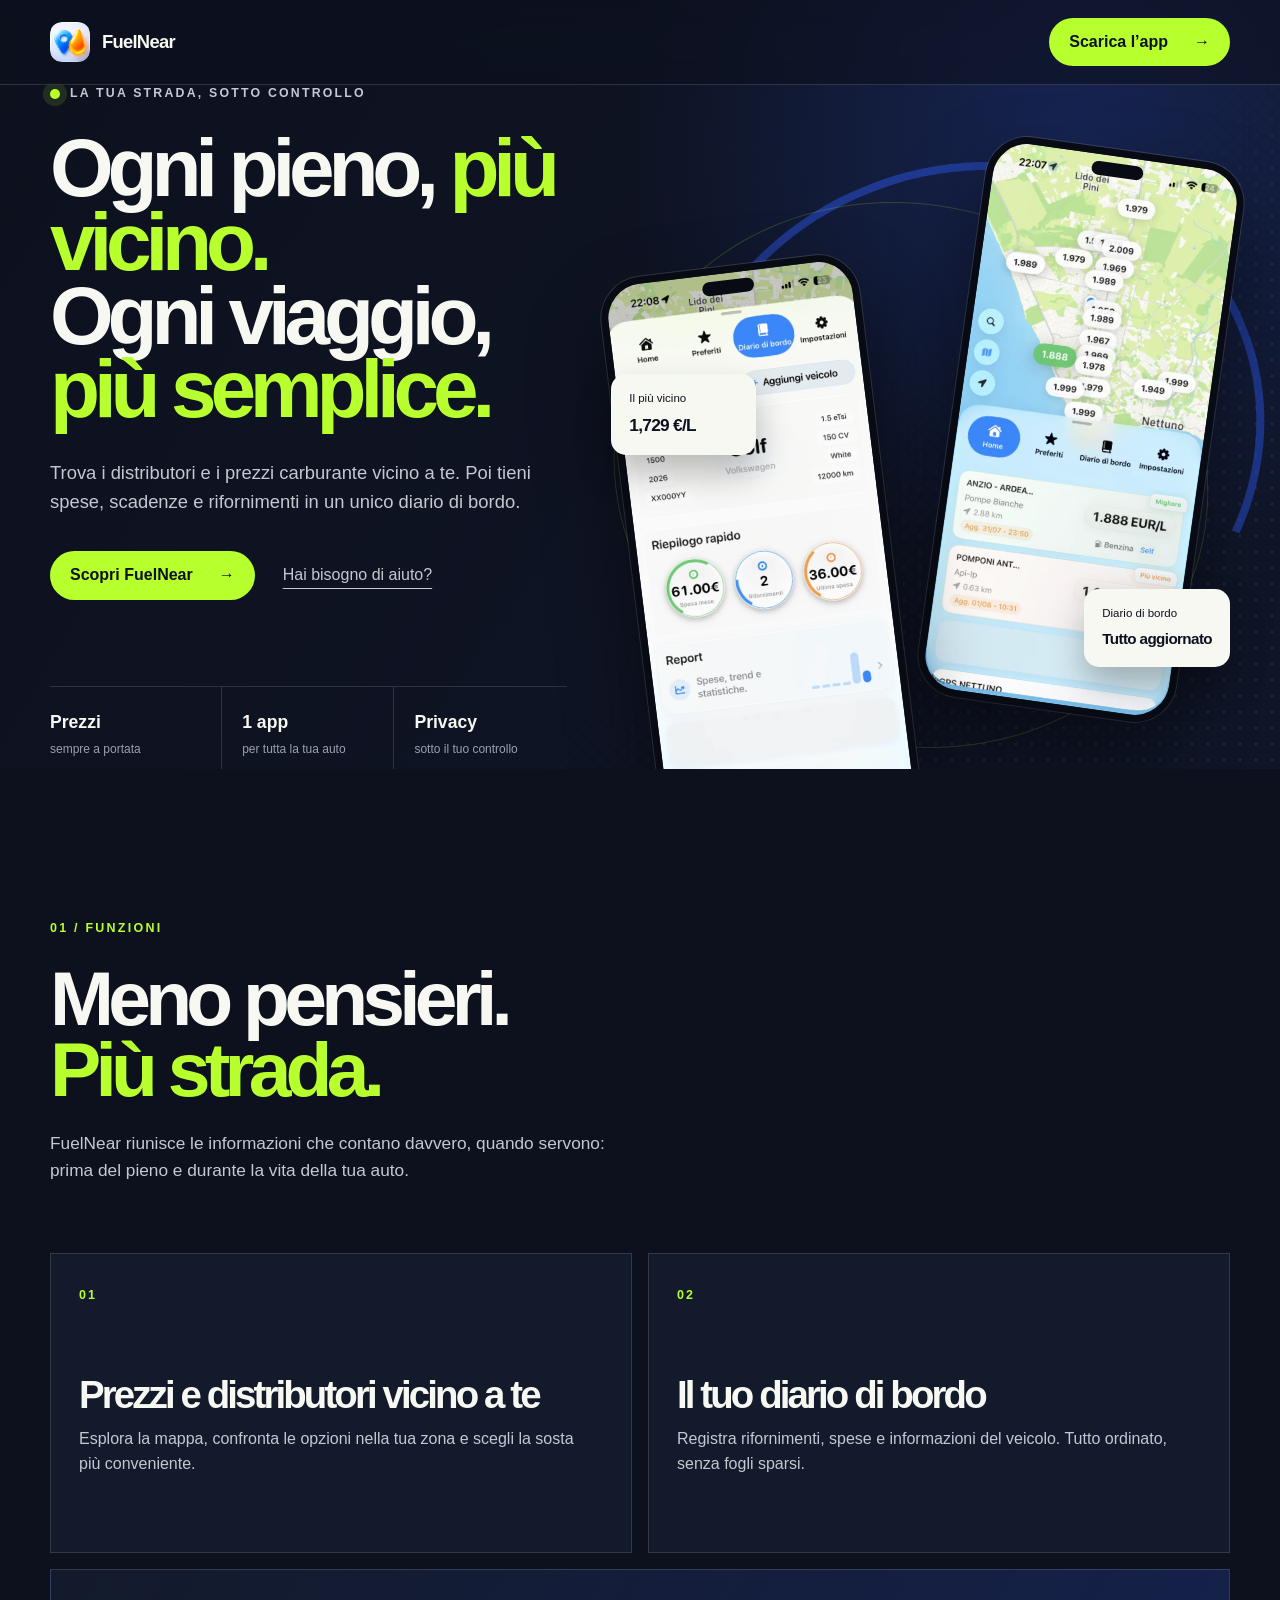
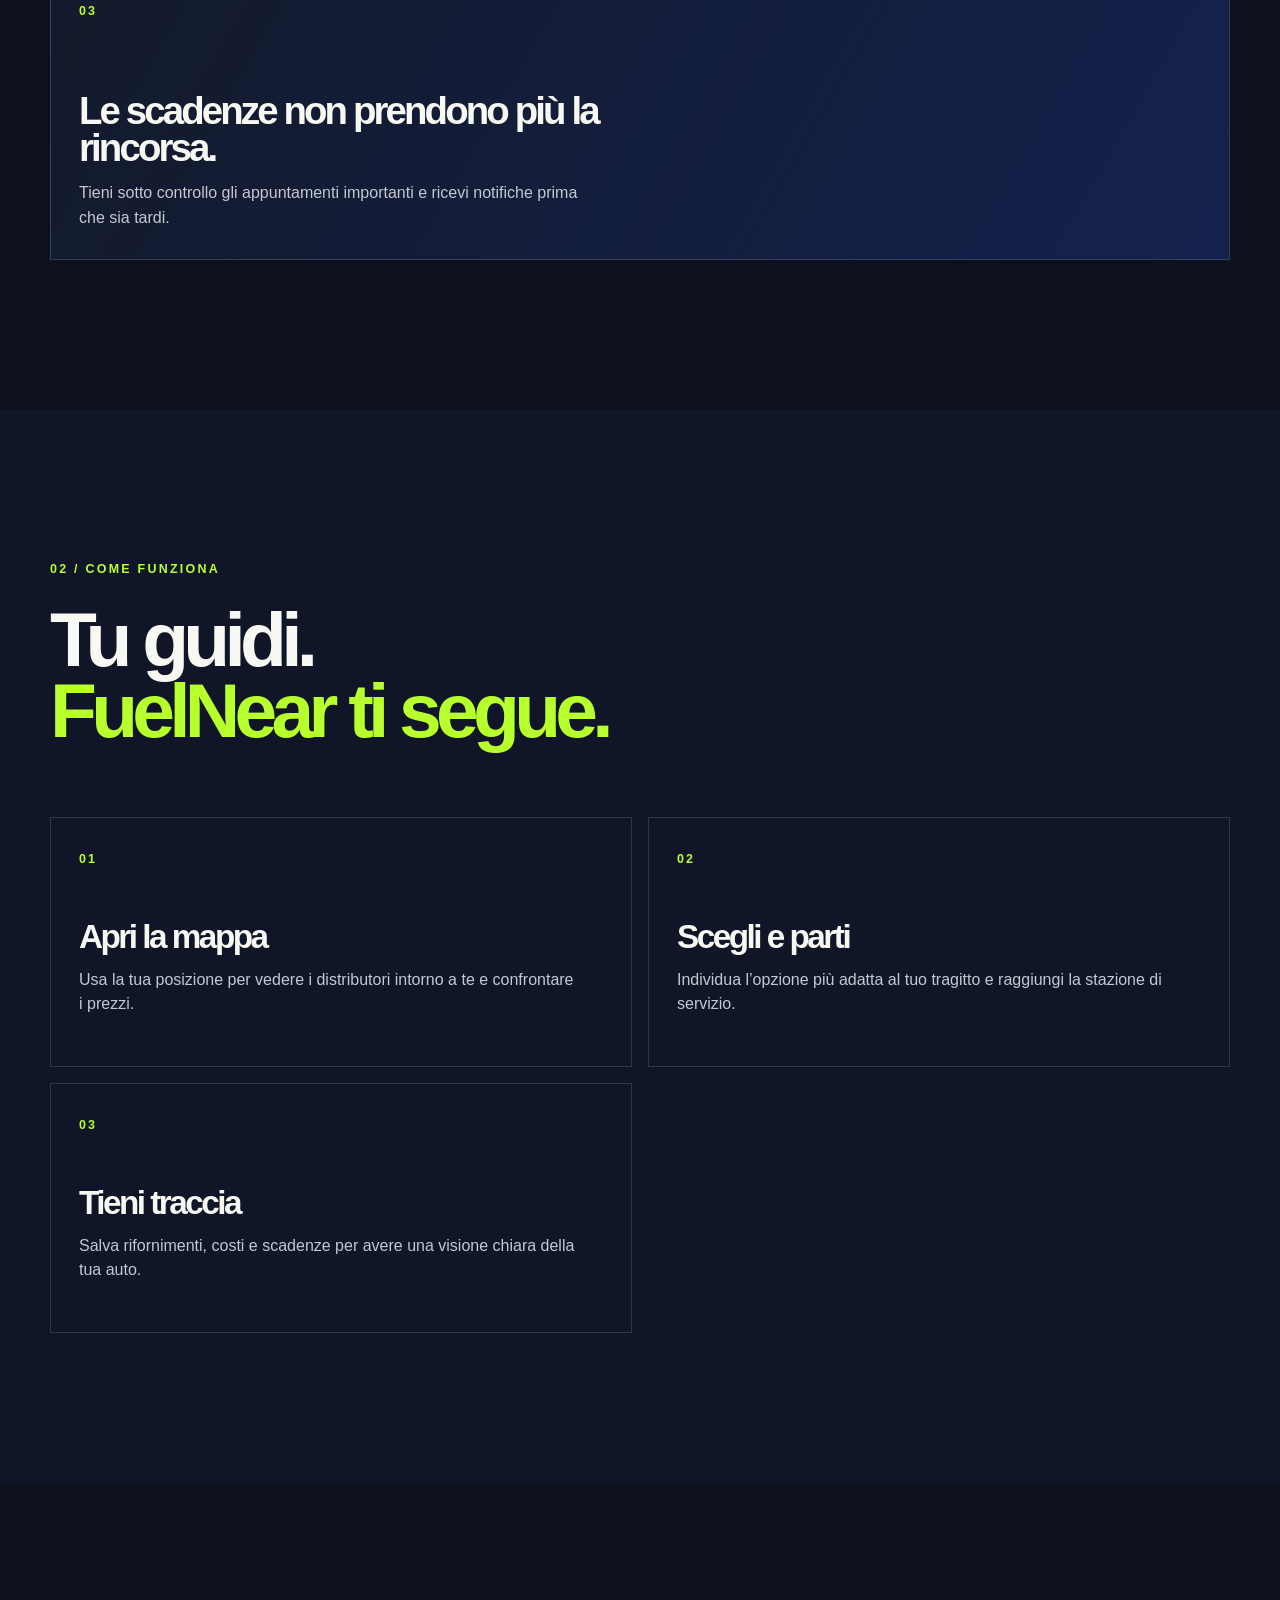
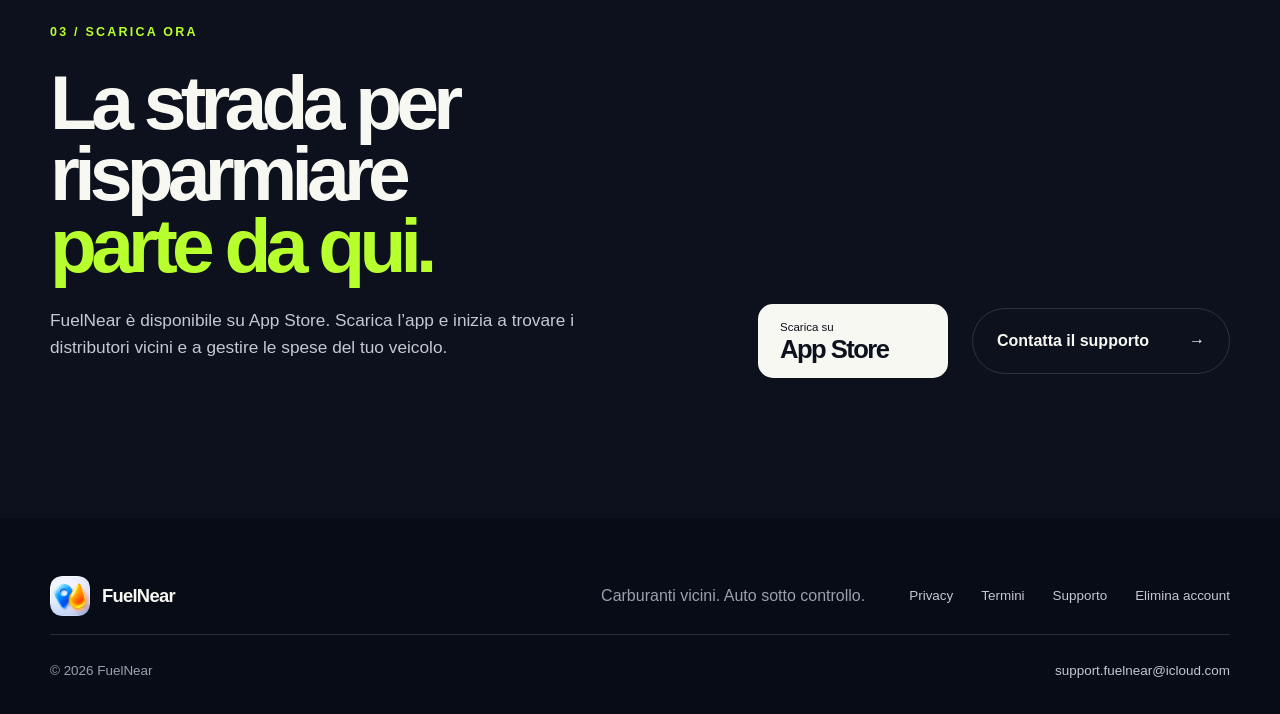
<file: index.html>
<!doctype html>
<html lang="it">
<head>
  <meta charset="utf-8">
  <meta name="viewport" content="width=device-width, initial-scale=1">
  <title>FuelNear — Carburanti vicini, auto sotto controllo</title>
  <meta name="description" content="Trova distributori e prezzi carburante vicino a te. Gestisci spese, scadenze e rifornimenti in un unico diario di bordo FuelNear.">
  <meta property="og:type" content="website">
  <meta property="og:locale" content="it_IT">
  <meta property="og:site_name" content="FuelNear">
  <meta property="og:title" content="FuelNear — Carburanti vicini, auto sotto controllo">
  <meta property="og:description" content="Ogni pieno, più vicino. Ogni viaggio, più semplice.">
  <meta name="theme-color" content="#0d111e">
  <link rel="icon" type="image/png" sizes="64x64" href="assets/favicon.png">
  <link rel="apple-touch-icon" sizes="180x180" href="assets/apple-touch-icon.png">
  <link rel="stylesheet" href="styles.css">
</head>
<body>
  <a class="skip-link" href="#top">Vai al contenuto</a>
  <header class="site-header">
    <nav class="nav-shell" aria-label="Navigazione principale">
      <a class="brand" href="#top" aria-label="FuelNear, torna all’inizio"><img class="brand-logo" src="assets/fuelnear-logo.png" width="40" height="40" alt=""><span>FuelNear</span></a>
      <a class="app-link" href="https://apps.apple.com/it/app/fuelnear/id6797205459">Scarica l’app <span aria-hidden="true">→</span></a>
    </nav>
  </header>

  <main id="top">
    <section class="hero" aria-labelledby="hero-title">
      <div class="page-shell hero-layout">
        <div class="hero-copy">
          <p class="eyebrow">La tua strada, sotto controllo</p>
          <h1 id="hero-title">Ogni pieno, <span>più vicino.</span><br>Ogni viaggio, <span>più semplice.</span></h1>
          <p class="hero-description">Trova i distributori e i prezzi carburante vicino a te. Poi tieni spese, scadenze e rifornimenti in un unico diario di bordo.</p>
          <div class="hero-actions"><a class="button button-primary" href="#funzioni">Scopri FuelNear <span aria-hidden="true">→</span></a><a class="hero-text-link" href="support.html">Hai bisogno di aiuto?</a></div>
          <div class="hero-stats" aria-label="Vantaggi principali"><div><strong>Prezzi</strong><span>sempre a portata</span></div><div><strong>1 app</strong><span>per tutta la tua auto</span></div><div><strong>Privacy</strong><span>sotto il tuo controllo</span></div></div>
        </div>
        <div class="hero-visual" aria-label="Anteprima dell’app FuelNear">
          <div class="orbit orbit-one" aria-hidden="true"></div><div class="orbit orbit-two" aria-hidden="true"></div>
          <div class="phone phone-map"><img src="assets/screenshot-map.webp" width="644" height="1400" alt="Mappa FuelNear con distributori e prezzi carburante"></div>
          <div class="phone phone-diary"><img src="assets/screenshot-diary.webp" width="644" height="1400" alt="Diario di Bordo FuelNear con veicolo, spese e rifornimenti"></div>
          <div class="price-float price-float-near"><span>Il più vicino</span><strong>1,729 €/L</strong></div>
          <div class="price-float price-float-diary"><span>Diario di bordo</span><strong>Tutto aggiornato</strong></div>
        </div>
      </div>
    </section>

    <section class="section feature-section" id="funzioni" aria-labelledby="funzioni-title">
      <div class="page-shell">
        <div class="section-heading"><p class="section-index">01 / FUNZIONI</p><h2 id="funzioni-title">Meno pensieri.<br><span>Più strada.</span></h2><p>FuelNear riunisce le informazioni che contano davvero, quando servono: prima del pieno e durante la vita della tua auto.</p></div>
        <div class="feature-grid">
          <article class="feature-card"><span class="feature-number">01</span><h3>Prezzi e distributori vicino a te</h3><p>Esplora la mappa, confronta le opzioni nella tua zona e scegli la sosta più conveniente.</p></article>
          <article class="feature-card"><span class="feature-number">02</span><h3>Il tuo diario di bordo</h3><p>Registra rifornimenti, spese e informazioni del veicolo. Tutto ordinato, senza fogli sparsi.</p></article>
          <article class="feature-card feature-card-wide"><span class="feature-number">03</span><h3>Le scadenze non prendono più la rincorsa.</h3><p>Tieni sotto controllo gli appuntamenti importanti e ricevi notifiche prima che sia tardi.</p></article>
        </div>
      </div>
    </section>

    <section class="section how-section" id="come-funziona" aria-labelledby="how-title">
      <div class="page-shell">
        <div class="section-heading"><p class="section-index">02 / COME FUNZIONA</p><h2 id="how-title">Tu guidi.<br><span>FuelNear ti segue.</span></h2></div>
        <div class="steps-grid">
          <article class="step-card"><span class="feature-number">01</span><h3>Apri la mappa</h3><p>Usa la tua posizione per vedere i distributori intorno a te e confrontare i prezzi.</p></article>
          <article class="step-card"><span class="feature-number">02</span><h3>Scegli e parti</h3><p>Individua l’opzione più adatta al tuo tragitto e raggiungi la stazione di servizio.</p></article>
          <article class="step-card"><span class="feature-number">03</span><h3>Tieni traccia</h3><p>Salva rifornimenti, costi e scadenze per avere una visione chiara della tua auto.</p></article>
        </div>
      </div>
    </section>

    <section class="download-section" id="scarica" aria-labelledby="download-title">
      <div class="page-shell download-layout">
        <div><p class="section-index">03 / SCARICA ORA</p><h2 id="download-title">La strada per risparmiare<br><span>parte da qui.</span></h2><p>FuelNear è disponibile su App Store. Scarica l’app e inizia a trovare i distributori vicini e a gestire le spese del tuo veicolo.</p></div>
        <div class="download-actions"><a class="app-store-link" href="https://apps.apple.com/it/app/fuelnear/id6797205459"><small>Scarica su</small><strong>App Store</strong></a><a class="support-link" href="support.html">Contatta il supporto <span aria-hidden="true">→</span></a></div>
      </div>
    </section>
  </main>

  <footer class="site-footer"><div class="footer-shell"><a class="brand" href="#top" aria-label="FuelNear"><img class="brand-logo" src="assets/fuelnear-logo.png" width="40" height="40" alt=""><span>FuelNear</span></a><p>Carburanti vicini. Auto sotto controllo.</p><nav class="footer-links" aria-label="Link utili"><a href="privacy.html">Privacy</a><a href="terms.html">Termini</a><a href="support.html">Supporto</a><a href="account-deletion.html">Elimina account</a></nav><div class="footer-bottom"><span>© 2026 FuelNear</span><a href="mailto:support.fuelnear@icloud.com">support.fuelnear@icloud.com</a></div></div></footer>
</body>
</html>
</file>
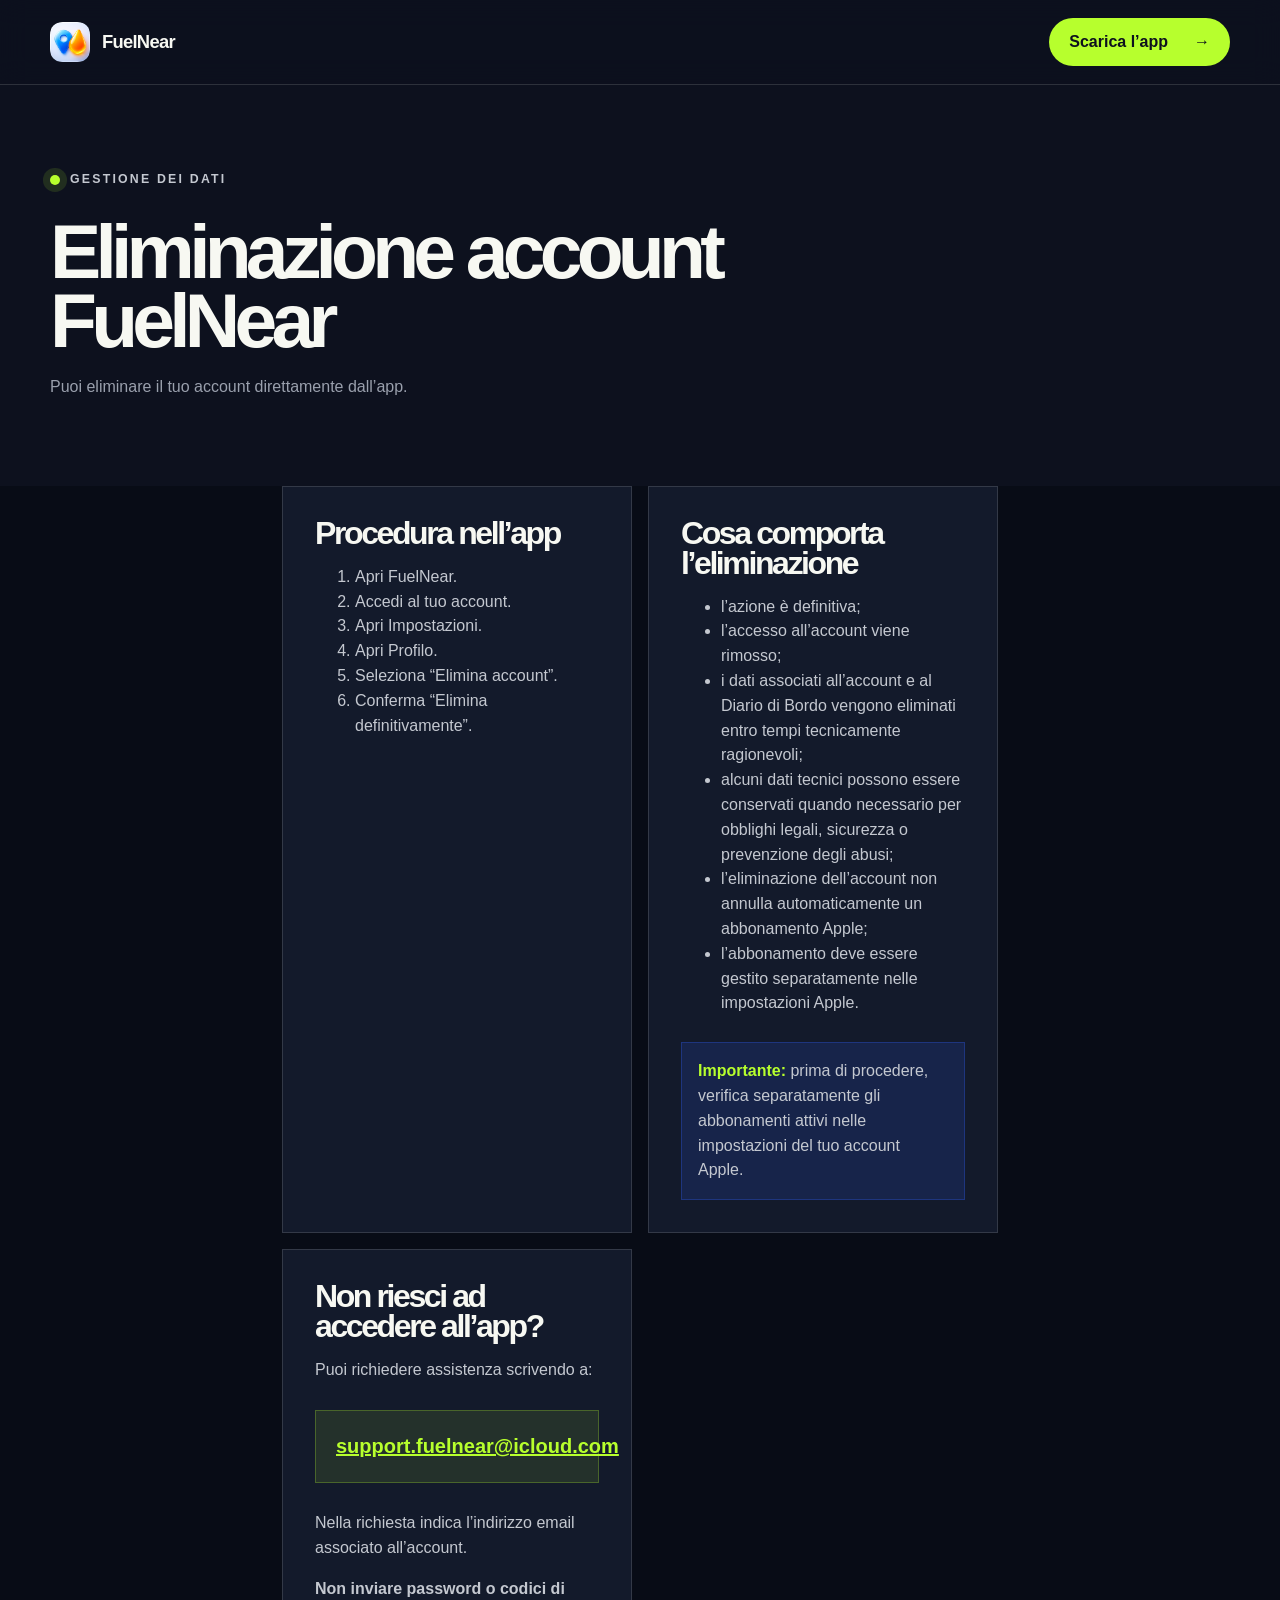
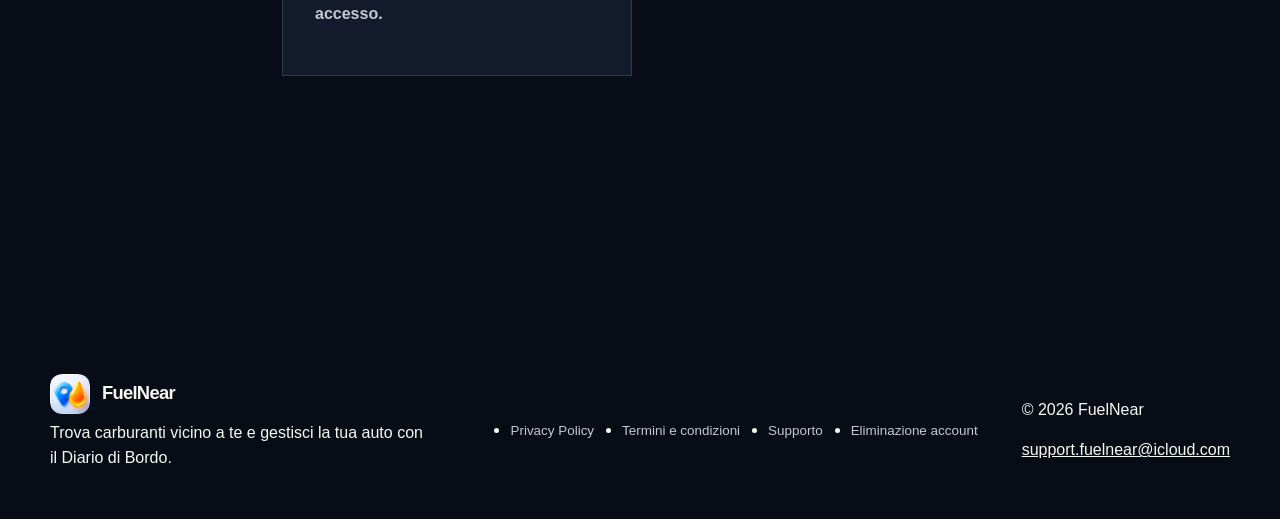
<file: account-deletion.html>
<!doctype html>
<html lang="it">
<head>
  <meta charset="utf-8">
  <meta name="viewport" content="width=device-width, initial-scale=1">
  <title>Eliminazione account — FuelNear</title>
  <meta name="description" content="Istruzioni per eliminare definitivamente un account FuelNear e i dati associati tramite l’app o con l’aiuto del supporto.">
  <meta property="og:site_name" content="FuelNear">
  <meta name="theme-color" content="#0d111e">
  <link rel="icon" type="image/png" sizes="64x64" href="assets/favicon.png">
  <link rel="apple-touch-icon" sizes="180x180" href="assets/apple-touch-icon.png">
  <link rel="stylesheet" href="styles.css">
</head>
<body>
  <a class="skip-link" href="#contenuto">Vai al contenuto</a>
  <header class="site-header"><nav class="nav-shell" aria-label="Navigazione principale"><a class="brand" href="index.html" aria-label="FuelNear, home page"><img class="brand-logo" src="assets/fuelnear-logo.png" width="40" height="40" alt=""><span>FuelNear</span></a><a class="app-link" href="https://apps.apple.com/it/app/fuelnear/id6797205459">Scarica l’app <span aria-hidden="true">→</span></a></nav></header>
  <main id="contenuto">
    <header class="page-hero"><div class="page-shell"><p class="eyebrow">Gestione dei dati</p><h1>Eliminazione account FuelNear</h1><p>Puoi eliminare il tuo account direttamente dall’app.</p></div></header>
    <div class="document-wrap">
      <div class="support-layout">
        <section class="info-card" aria-labelledby="procedura-title">
          <h2 id="procedura-title">Procedura nell’app</h2>
          <ol class="steps"><li>Apri FuelNear.</li><li>Accedi al tuo account.</li><li>Apri Impostazioni.</li><li>Apri Profilo.</li><li>Seleziona “Elimina account”.</li><li>Conferma “Elimina definitivamente”.</li></ol>
        </section>
        <section class="info-card" aria-labelledby="effetti-title">
          <h2 id="effetti-title">Cosa comporta l’eliminazione</h2>
          <ul><li>l’azione è definitiva;</li><li>l’accesso all’account viene rimosso;</li><li>i dati associati all’account e al Diario di Bordo vengono eliminati entro tempi tecnicamente ragionevoli;</li><li>alcuni dati tecnici possono essere conservati quando necessario per obblighi legali, sicurezza o prevenzione degli abusi;</li><li>l’eliminazione dell’account non annulla automaticamente un abbonamento Apple;</li><li>l’abbonamento deve essere gestito separatamente nelle impostazioni Apple.</li></ul>
          <div class="notice"><strong>Importante:</strong> prima di procedere, verifica separatamente gli abbonamenti attivi nelle impostazioni del tuo account Apple.</div>
        </section>
        <section class="info-card" aria-labelledby="alternativa-title">
          <h2 id="alternativa-title">Non riesci ad accedere all’app?</h2>
          <p>Puoi richiedere assistenza scrivendo a:</p>
          <div class="contact-panel"><a href="mailto:support.fuelnear@icloud.com">support.fuelnear@icloud.com</a></div>
          <p>Nella richiesta indica l’indirizzo email associato all’account.</p>
          <p><strong>Non inviare password o codici di accesso.</strong></p>
        </section>
      </div>
    </div>
  </main>
  <footer class="site-footer"><div class="footer-shell"><div class="footer-brand"><a class="brand" href="index.html" aria-label="FuelNear, home page"><img class="brand-logo" src="assets/fuelnear-logo.png" width="36" height="36" alt=""><span>FuelNear</span></a><p>Trova carburanti vicino a te e gestisci la tua auto con il Diario di Bordo.</p></div><ul class="footer-links" aria-label="Link utili"><li><a href="privacy.html">Privacy Policy</a></li><li><a href="terms.html">Termini e condizioni</a></li><li><a href="support.html">Supporto</a></li><li><a href="account-deletion.html" aria-current="page">Eliminazione account</a></li></ul><div class="footer-meta"><p>© 2026 FuelNear</p><a href="mailto:support.fuelnear@icloud.com">support.fuelnear@icloud.com</a></div></div></footer>
</body>
</html>
</file>
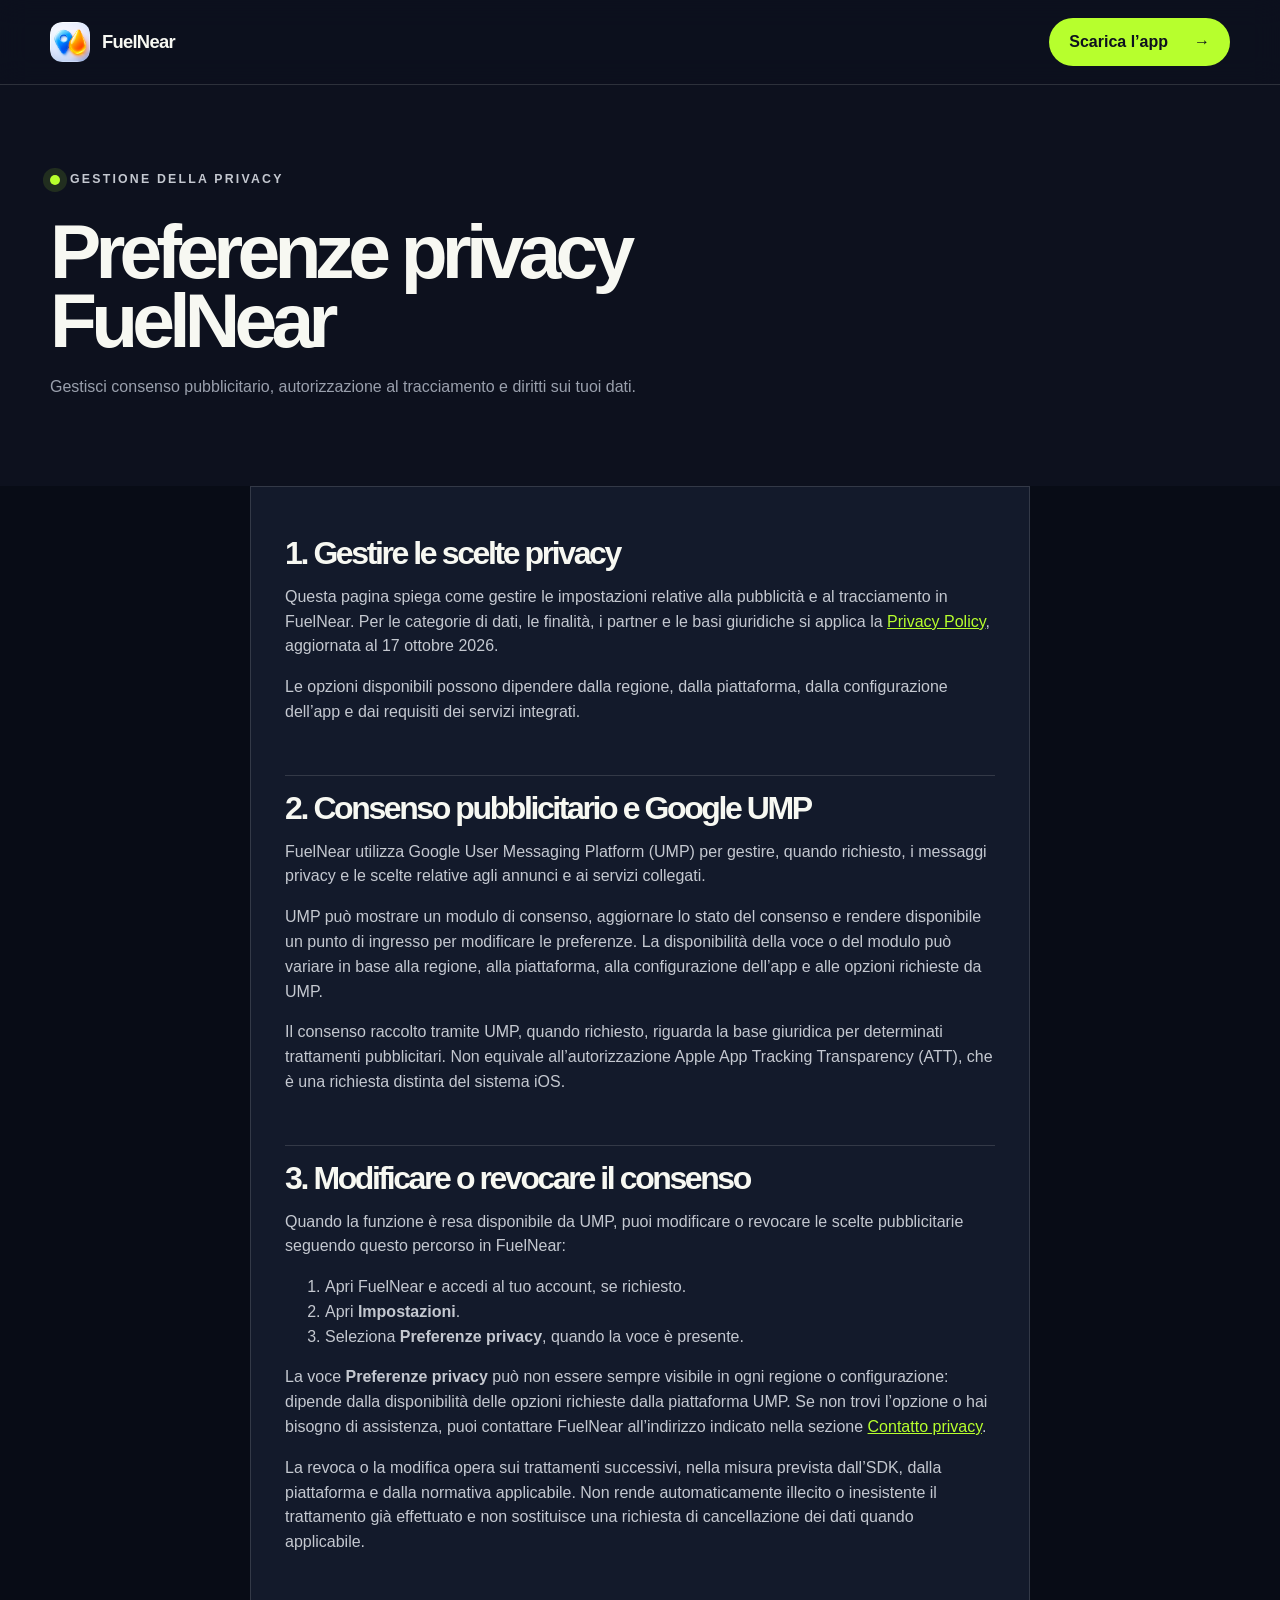
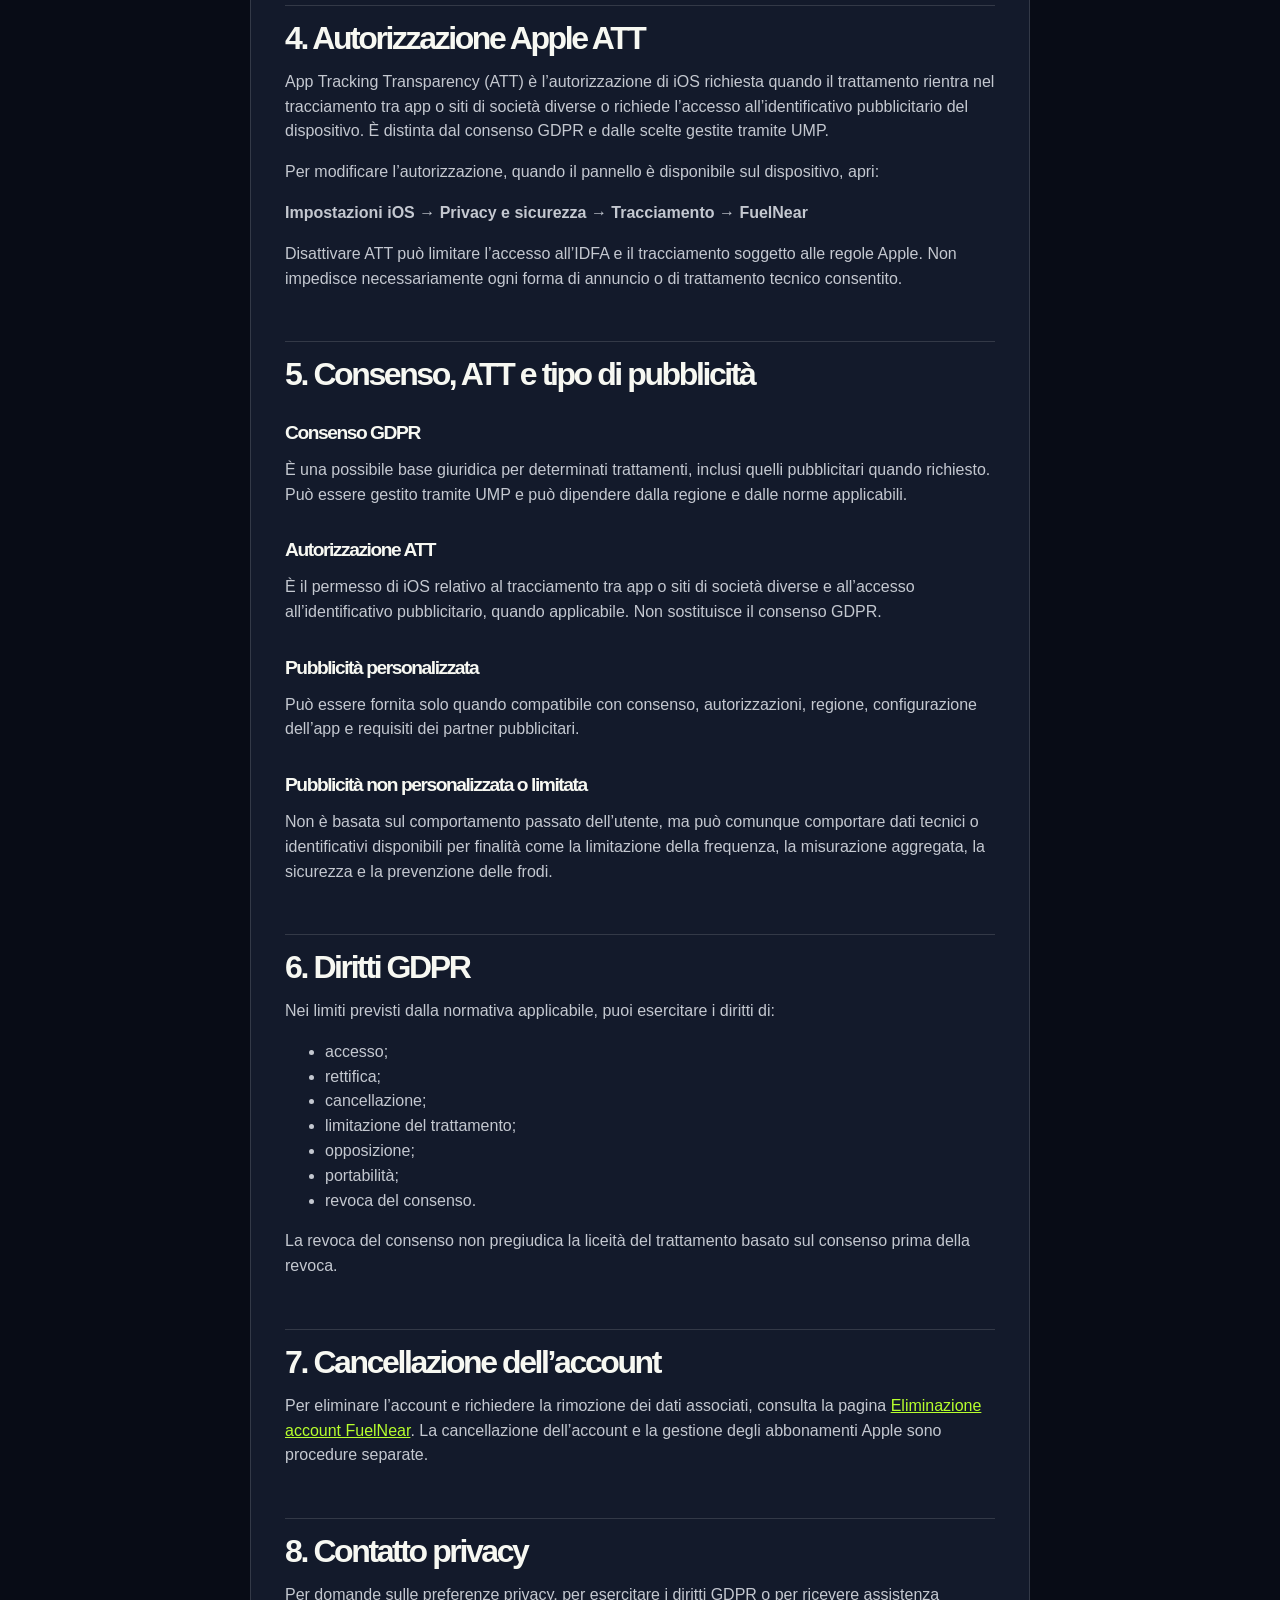
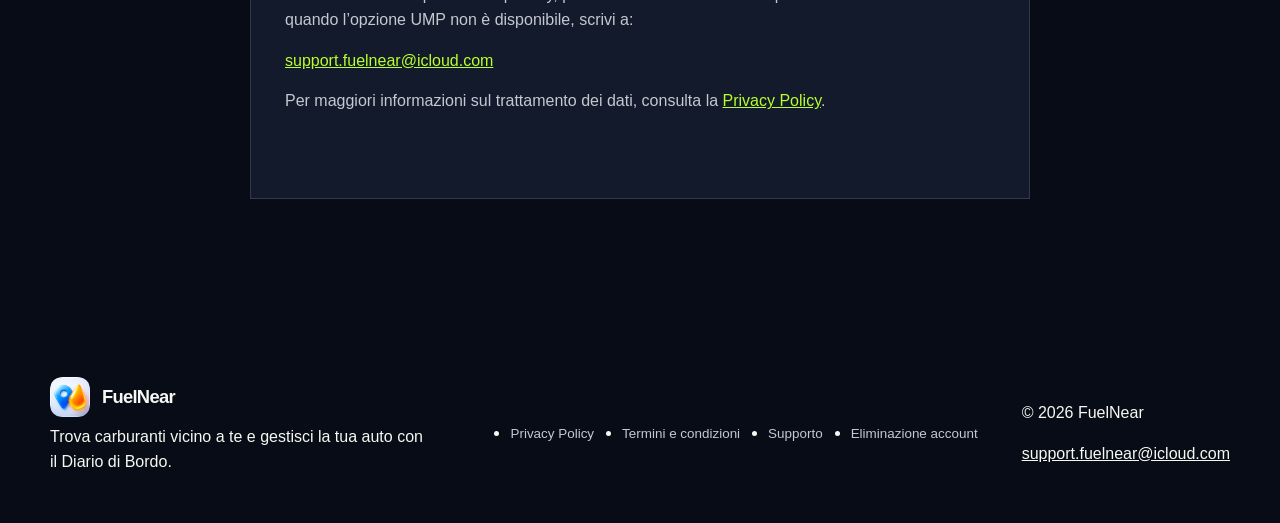
<file: privacy-choices.html>
<!doctype html>
<html lang="it">
<head>
  <meta charset="utf-8">
  <meta name="viewport" content="width=device-width, initial-scale=1">
  <title>Preferenze privacy — FuelNear</title>
  <meta name="description" content="Gestisci le preferenze privacy, il consenso pubblicitario, l’autorizzazione Apple ATT e i diritti GDPR in FuelNear.">
  <meta property="og:site_name" content="FuelNear">
  <meta name="theme-color" content="#0d111e">
  <link rel="icon" type="image/png" sizes="64x64" href="assets/favicon.png">
  <link rel="apple-touch-icon" sizes="180x180" href="assets/apple-touch-icon.png">
  <link rel="stylesheet" href="styles.css">
</head>
<body>
  <a class="skip-link" href="#contenuto">Vai al contenuto</a>
  <header class="site-header">
    <nav class="nav-shell" aria-label="Navigazione principale"><a class="brand" href="index.html" aria-label="FuelNear, home page"><img class="brand-logo" src="assets/fuelnear-logo.png" width="40" height="40" alt=""><span>FuelNear</span></a><a class="app-link" href="https://apps.apple.com/it/app/fuelnear/id6797205459">Scarica l’app <span aria-hidden="true">→</span></a></nav>
  </header>
  <main id="contenuto">
    <header class="page-hero">
      <div class="page-shell">
        <p class="eyebrow">Gestione della privacy</p>
        <h1>Preferenze privacy FuelNear</h1>
        <p>Gestisci consenso pubblicitario, autorizzazione al tracciamento e diritti sui tuoi dati.</p>
      </div>
    </header>
    <div class="document-wrap">
      <article class="document">
        <section aria-labelledby="choices-1">
          <h2 id="choices-1">1. Gestire le scelte privacy</h2>
          <p>Questa pagina spiega come gestire le impostazioni relative alla pubblicità e al tracciamento in FuelNear. Per le categorie di dati, le finalità, i partner e le basi giuridiche si applica la <a href="privacy.html">Privacy Policy</a>, aggiornata al 17 ottobre 2026.</p>
          <p>Le opzioni disponibili possono dipendere dalla regione, dalla piattaforma, dalla configurazione dell’app e dai requisiti dei servizi integrati.</p>
        </section>
        <section aria-labelledby="choices-2">
          <h2 id="choices-2">2. Consenso pubblicitario e Google UMP</h2>
          <p>FuelNear utilizza Google User Messaging Platform (UMP) per gestire, quando richiesto, i messaggi privacy e le scelte relative agli annunci e ai servizi collegati.</p>
          <p>UMP può mostrare un modulo di consenso, aggiornare lo stato del consenso e rendere disponibile un punto di ingresso per modificare le preferenze. La disponibilità della voce o del modulo può variare in base alla regione, alla piattaforma, alla configurazione dell’app e alle opzioni richieste da UMP.</p>
          <p>Il consenso raccolto tramite UMP, quando richiesto, riguarda la base giuridica per determinati trattamenti pubblicitari. Non equivale all’autorizzazione Apple App Tracking Transparency (ATT), che è una richiesta distinta del sistema iOS.</p>
        </section>
        <section aria-labelledby="choices-3">
          <h2 id="choices-3">3. Modificare o revocare il consenso</h2>
          <p>Quando la funzione è resa disponibile da UMP, puoi modificare o revocare le scelte pubblicitarie seguendo questo percorso in FuelNear:</p>
          <ol>
            <li>Apri FuelNear e accedi al tuo account, se richiesto.</li>
            <li>Apri <strong>Impostazioni</strong>.</li>
            <li>Seleziona <strong>Preferenze privacy</strong>, quando la voce è presente.</li>
          </ol>
          <p>La voce <strong>Preferenze privacy</strong> può non essere sempre visibile in ogni regione o configurazione: dipende dalla disponibilità delle opzioni richieste dalla piattaforma UMP. Se non trovi l’opzione o hai bisogno di assistenza, puoi contattare FuelNear all’indirizzo indicato nella sezione <a href="#contatti">Contatto privacy</a>.</p>
          <p>La revoca o la modifica opera sui trattamenti successivi, nella misura prevista dall’SDK, dalla piattaforma e dalla normativa applicabile. Non rende automaticamente illecito o inesistente il trattamento già effettuato e non sostituisce una richiesta di cancellazione dei dati quando applicabile.</p>
        </section>
        <section aria-labelledby="choices-4">
          <h2 id="choices-4">4. Autorizzazione Apple ATT</h2>
          <p>App Tracking Transparency (ATT) è l’autorizzazione di iOS richiesta quando il trattamento rientra nel tracciamento tra app o siti di società diverse o richiede l’accesso all’identificativo pubblicitario del dispositivo. È distinta dal consenso GDPR e dalle scelte gestite tramite UMP.</p>
          <p>Per modificare l’autorizzazione, quando il pannello è disponibile sul dispositivo, apri:</p>
          <p><strong>Impostazioni iOS → Privacy e sicurezza → Tracciamento → FuelNear</strong></p>
          <p>Disattivare ATT può limitare l’accesso all’IDFA e il tracciamento soggetto alle regole Apple. Non impedisce necessariamente ogni forma di annuncio o di trattamento tecnico consentito.</p>
        </section>
        <section aria-labelledby="choices-5">
          <h2 id="choices-5">5. Consenso, ATT e tipo di pubblicità</h2>
          <h3>Consenso GDPR</h3>
          <p>È una possibile base giuridica per determinati trattamenti, inclusi quelli pubblicitari quando richiesto. Può essere gestito tramite UMP e può dipendere dalla regione e dalle norme applicabili.</p>
          <h3>Autorizzazione ATT</h3>
          <p>È il permesso di iOS relativo al tracciamento tra app o siti di società diverse e all’accesso all’identificativo pubblicitario, quando applicabile. Non sostituisce il consenso GDPR.</p>
          <h3>Pubblicità personalizzata</h3>
          <p>Può essere fornita solo quando compatibile con consenso, autorizzazioni, regione, configurazione dell’app e requisiti dei partner pubblicitari.</p>
          <h3>Pubblicità non personalizzata o limitata</h3>
          <p>Non è basata sul comportamento passato dell’utente, ma può comunque comportare dati tecnici o identificativi disponibili per finalità come la limitazione della frequenza, la misurazione aggregata, la sicurezza e la prevenzione delle frodi.</p>
        </section>
        <section aria-labelledby="choices-6">
          <h2 id="choices-6">6. Diritti GDPR</h2>
          <p>Nei limiti previsti dalla normativa applicabile, puoi esercitare i diritti di:</p>
          <ul>
            <li>accesso;</li>
            <li>rettifica;</li>
            <li>cancellazione;</li>
            <li>limitazione del trattamento;</li>
            <li>opposizione;</li>
            <li>portabilità;</li>
            <li>revoca del consenso.</li>
          </ul>
          <p>La revoca del consenso non pregiudica la liceità del trattamento basato sul consenso prima della revoca.</p>
        </section>
        <section aria-labelledby="choices-7">
          <h2 id="choices-7">7. Cancellazione dell’account</h2>
          <p>Per eliminare l’account e richiedere la rimozione dei dati associati, consulta la pagina <a href="account-deletion.html">Eliminazione account FuelNear</a>. La cancellazione dell’account e la gestione degli abbonamenti Apple sono procedure separate.</p>
        </section>
        <section id="contatti" aria-labelledby="choices-8">
          <h2 id="choices-8">8. Contatto privacy</h2>
          <p>Per domande sulle preferenze privacy, per esercitare i diritti GDPR o per ricevere assistenza quando l’opzione UMP non è disponibile, scrivi a:</p>
          <p><a href="mailto:support.fuelnear@icloud.com">support.fuelnear@icloud.com</a></p>
          <p>Per maggiori informazioni sul trattamento dei dati, consulta la <a href="privacy.html">Privacy Policy</a>.</p>
        </section>
      </article>
    </div>
  </main>
  <footer class="site-footer"><div class="footer-shell"><div class="footer-brand"><a class="brand" href="index.html" aria-label="FuelNear, home page"><img class="brand-logo" src="assets/fuelnear-logo.png" width="36" height="36" alt=""><span>FuelNear</span></a><p>Trova carburanti vicino a te e gestisci la tua auto con il Diario di Bordo.</p></div><ul class="footer-links" aria-label="Link utili"><li><a href="privacy.html">Privacy Policy</a></li><li><a href="terms.html">Termini e condizioni</a></li><li><a href="support.html">Supporto</a></li><li><a href="account-deletion.html">Eliminazione account</a></li></ul><div class="footer-meta"><p>© 2026 FuelNear</p><a href="mailto:support.fuelnear@icloud.com">support.fuelnear@icloud.com</a></div></div></footer>
</body>
</html>
</file>
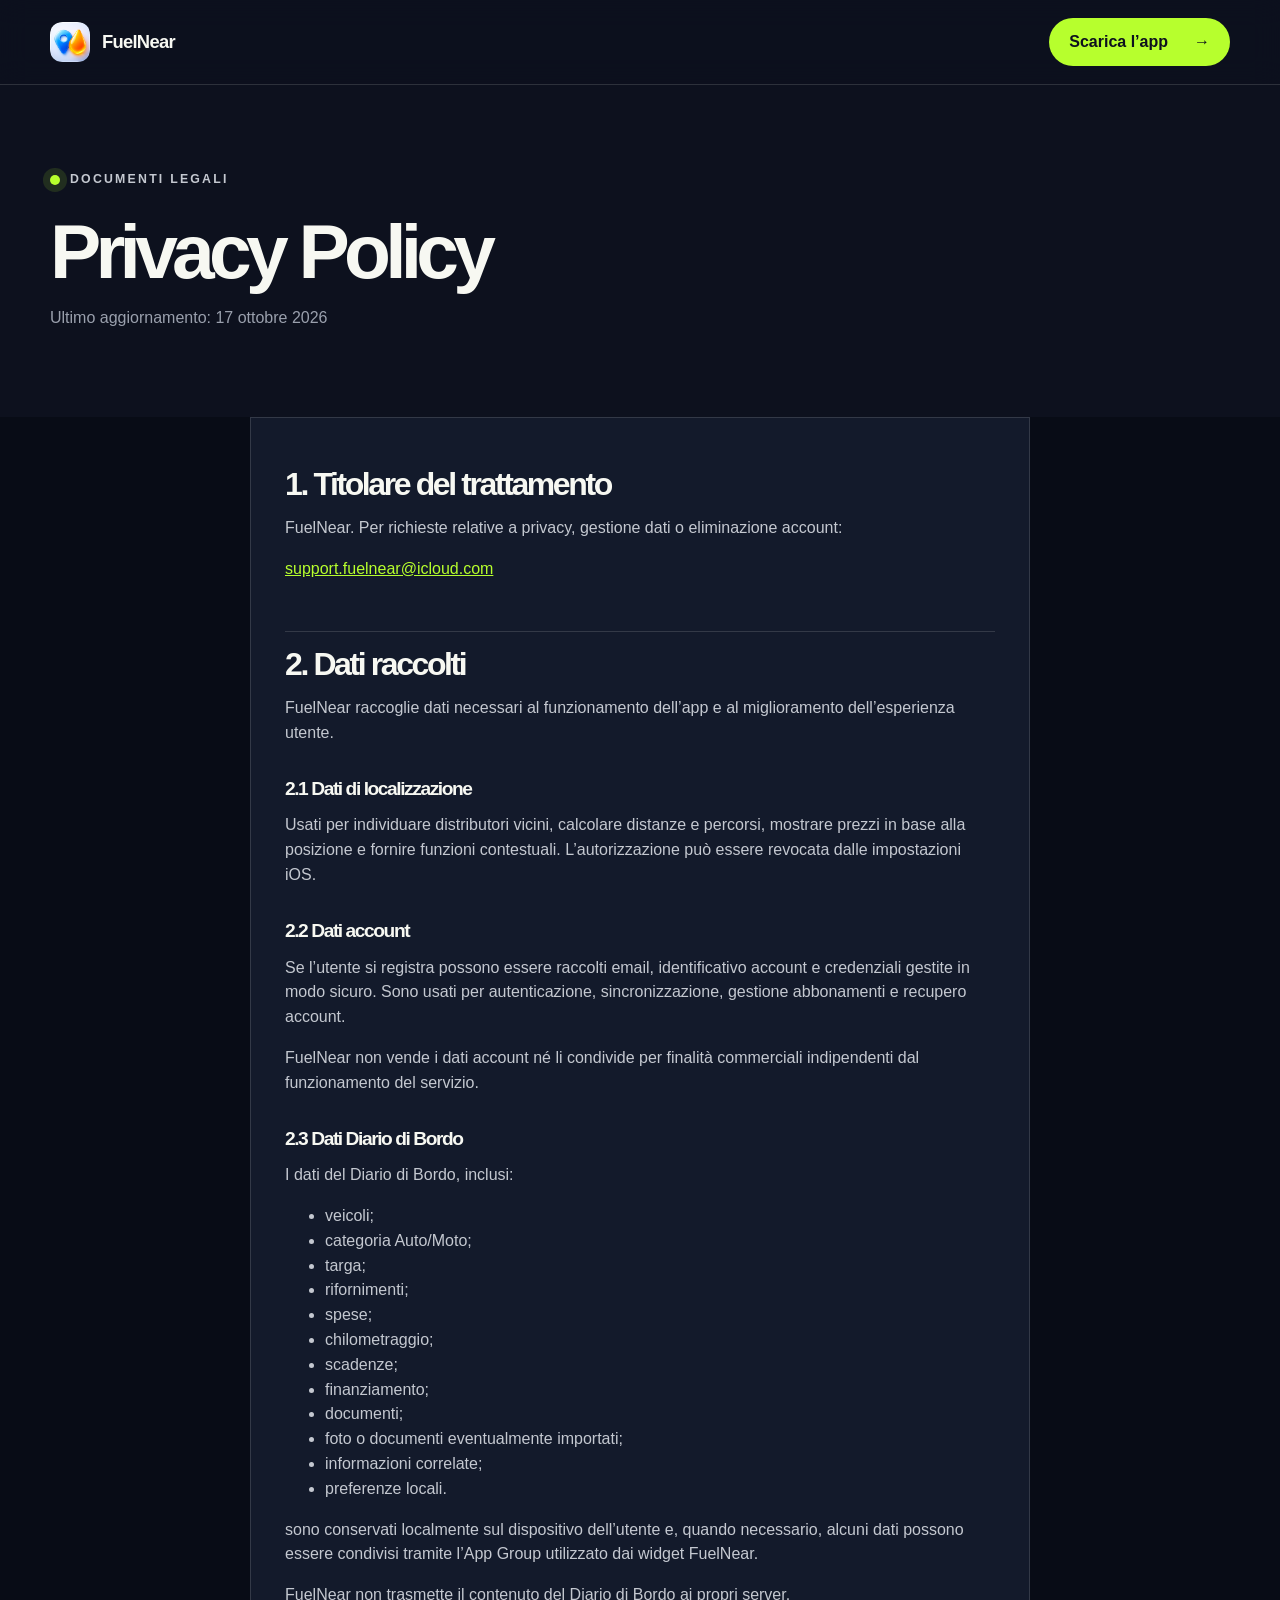
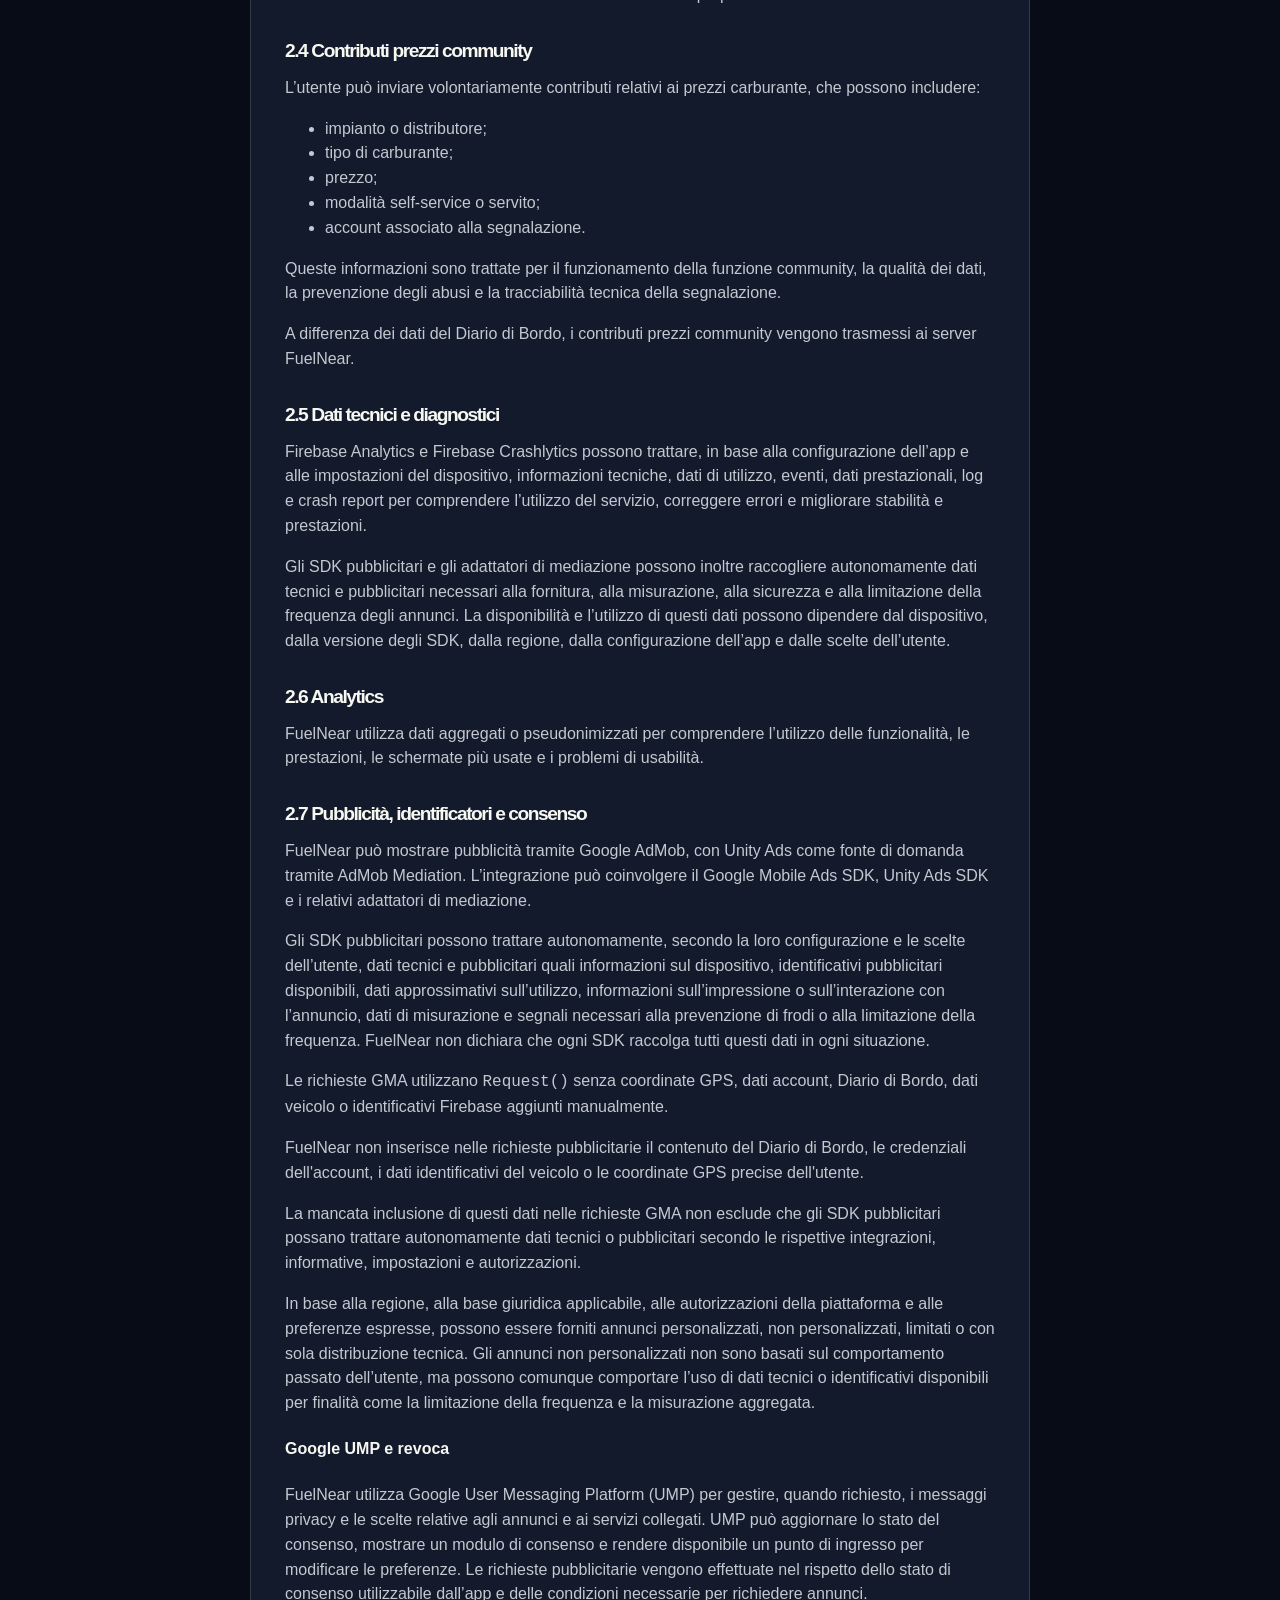
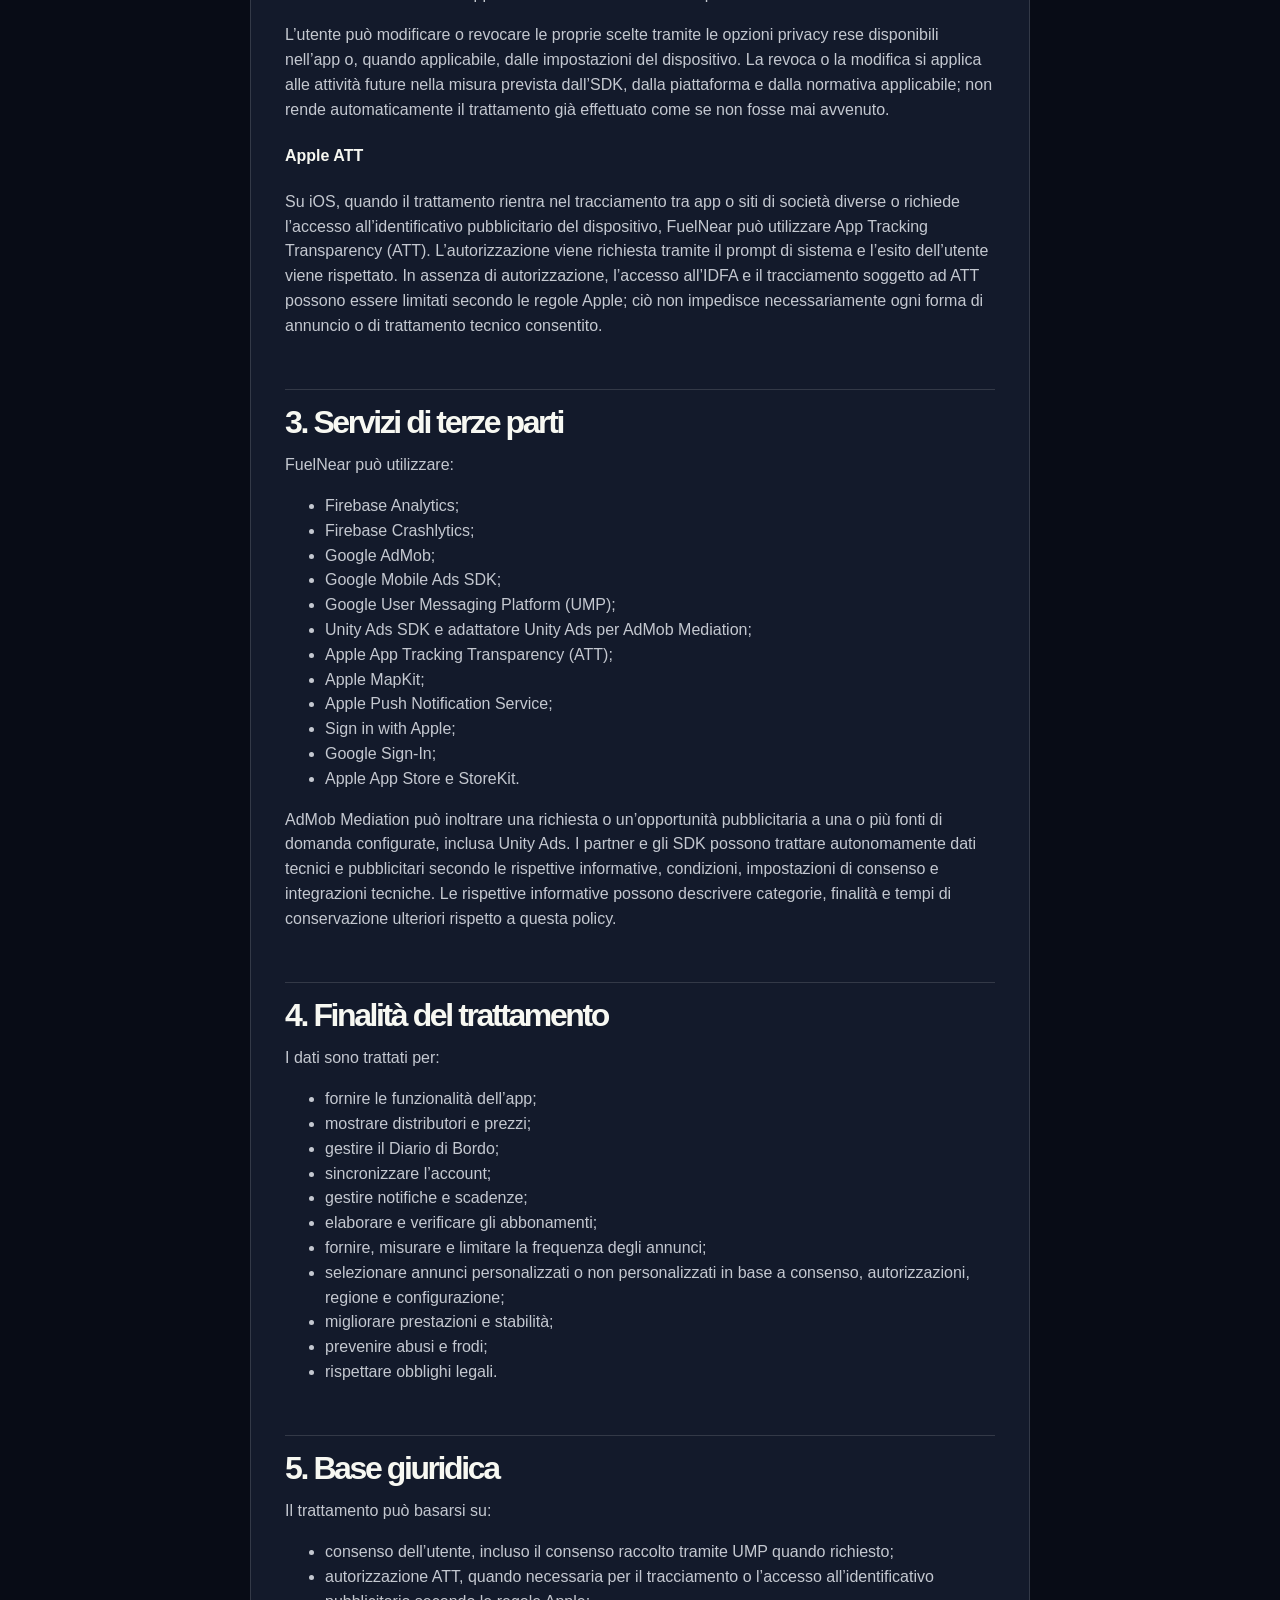
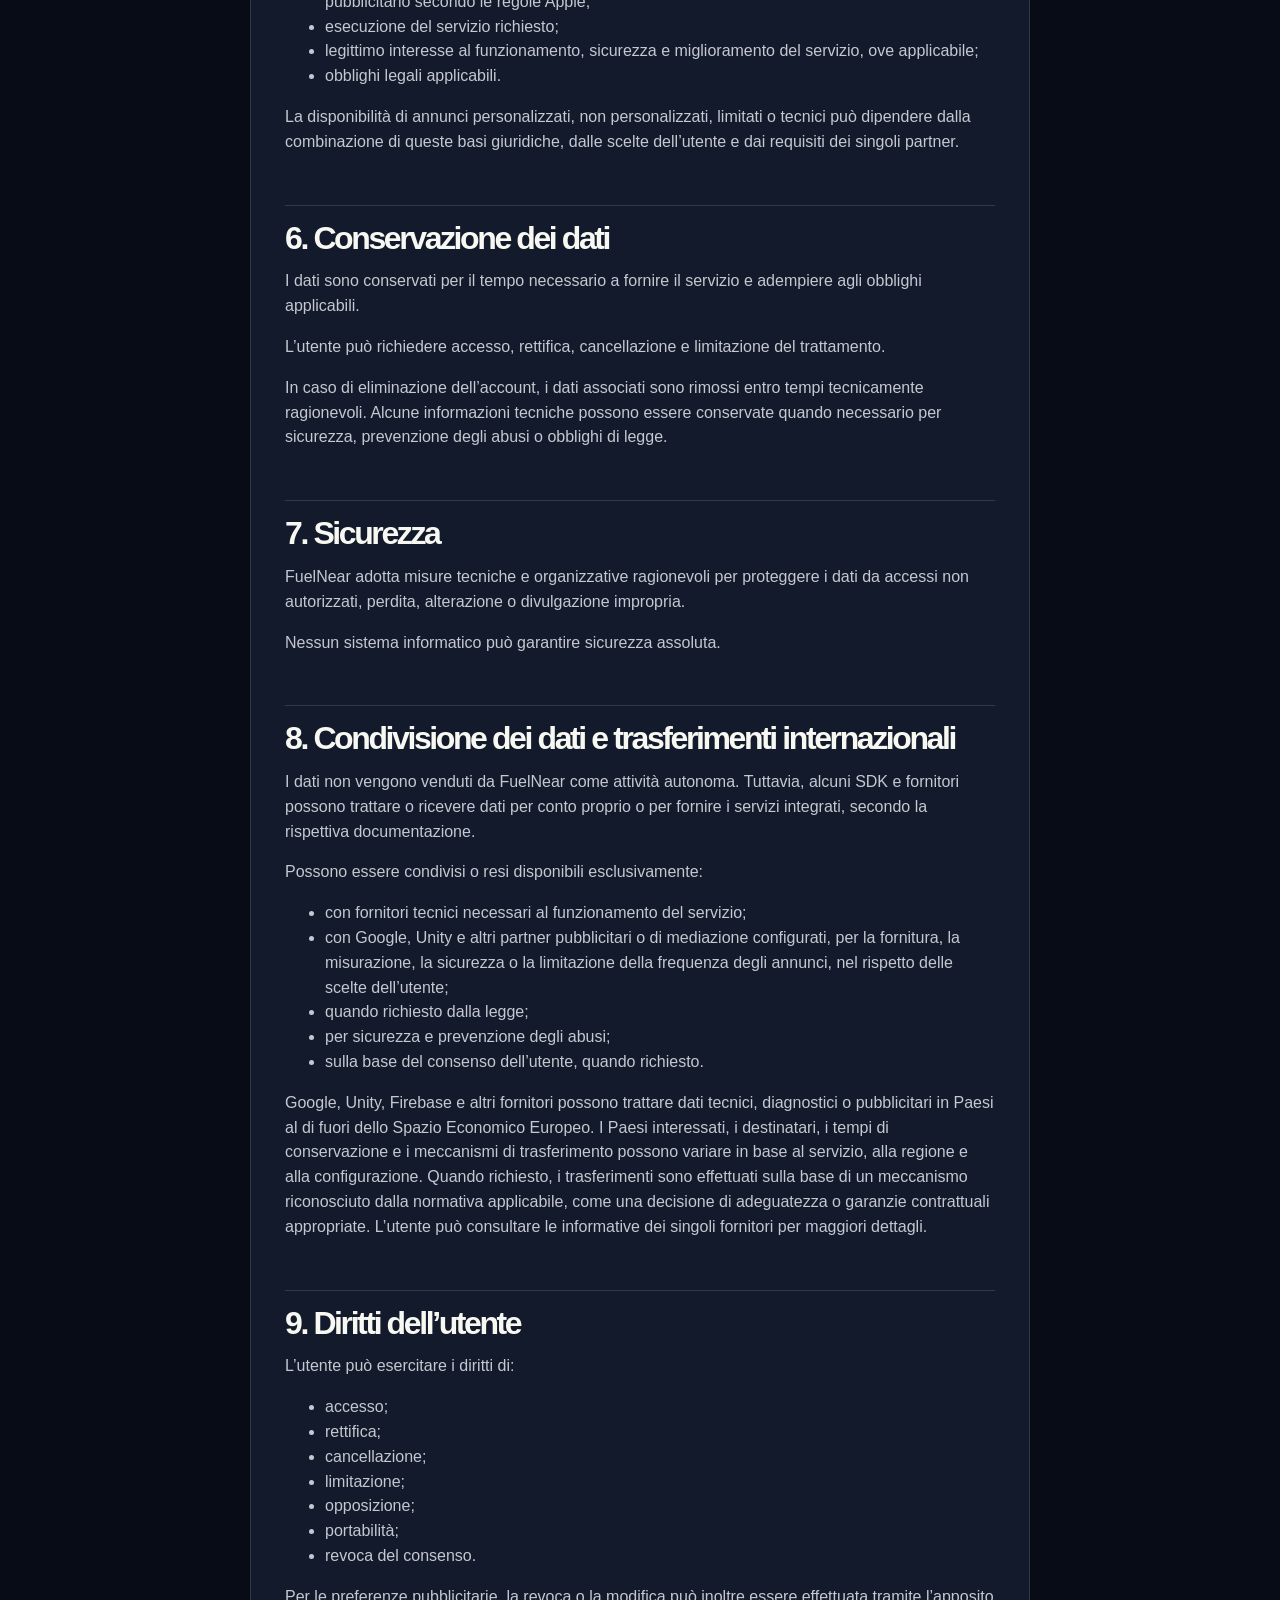
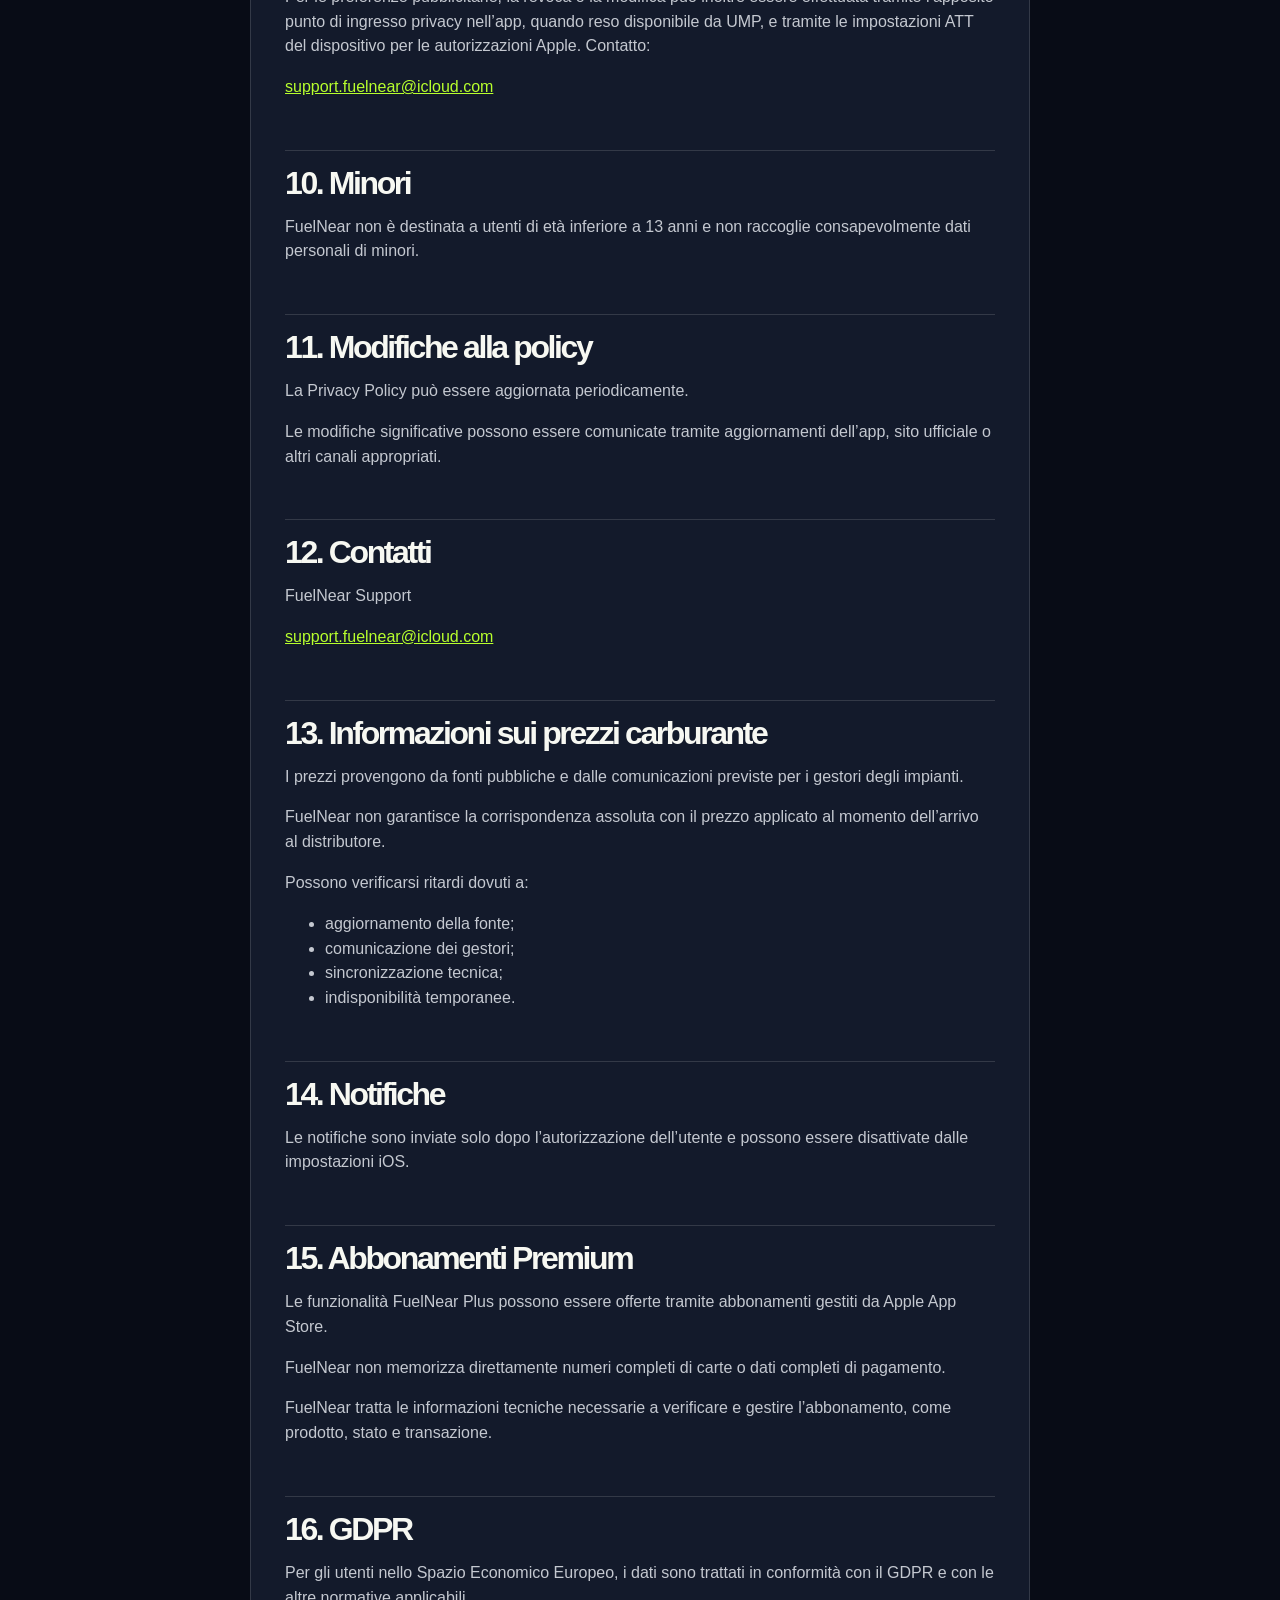
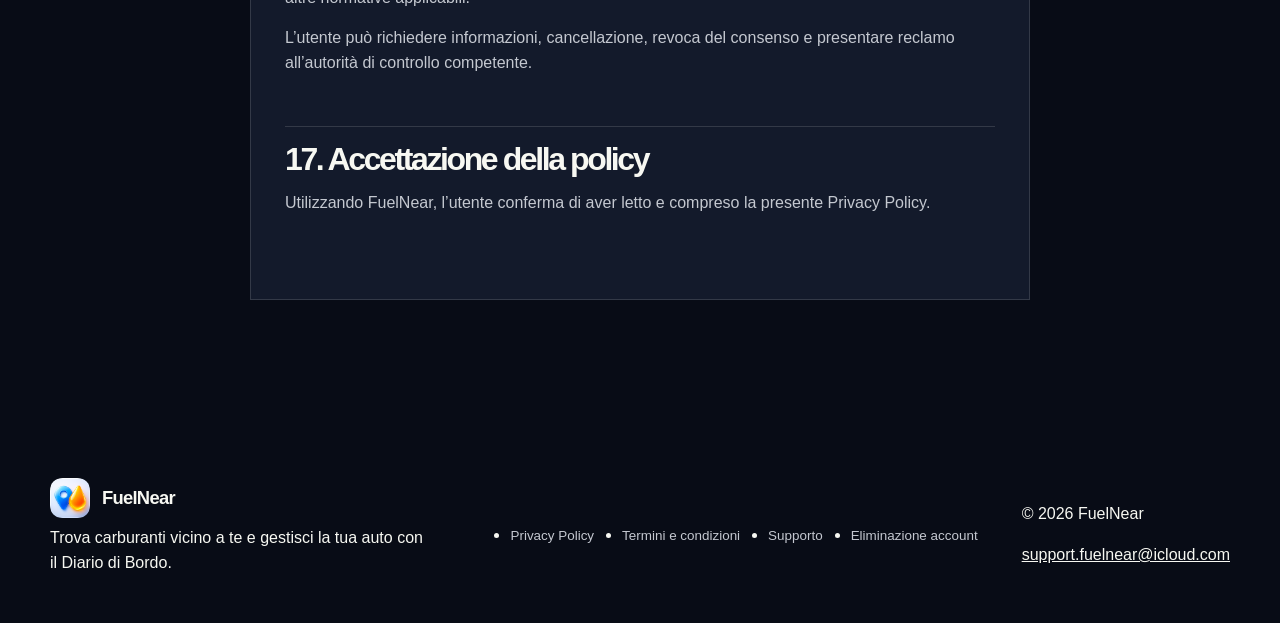
<file: privacy.html>
<!doctype html>
<html lang="it">
<head>
  <meta charset="utf-8">
  <meta name="viewport" content="width=device-width, initial-scale=1">
  <title>Privacy Policy — FuelNear</title>
  <meta name="description" content="Privacy Policy di FuelNear: dati raccolti, finalità del trattamento, servizi di terze parti e diritti dell’utente.">
  <meta property="og:site_name" content="FuelNear">
  <meta name="theme-color" content="#0d111e">
  <link rel="icon" type="image/png" sizes="64x64" href="assets/favicon.png">
  <link rel="apple-touch-icon" sizes="180x180" href="assets/apple-touch-icon.png">
  <link rel="stylesheet" href="styles.css">
</head>
<body>
  <a class="skip-link" href="#contenuto">Vai al contenuto</a>
  <header class="site-header">
    <nav class="nav-shell" aria-label="Navigazione principale"><a class="brand" href="index.html" aria-label="FuelNear, home page"><img class="brand-logo" src="assets/fuelnear-logo.png" width="40" height="40" alt=""><span>FuelNear</span></a><a class="app-link" href="https://apps.apple.com/it/app/fuelnear/id6797205459">Scarica l’app <span aria-hidden="true">→</span></a></nav>
  </header>
  <main id="contenuto">
    <header class="page-hero">
      <div class="page-shell">
        <p class="eyebrow">Documenti legali</p>
        <h1>Privacy Policy</h1>
        <p class="updated">Ultimo aggiornamento: <time datetime="2026-10-17">17 ottobre 2026</time></p>
      </div>
    </header>
    <div class="document-wrap">
      <article class="document">
        <section aria-labelledby="privacy-1">
          <h2 id="privacy-1">1. Titolare del trattamento</h2>
          <p>FuelNear. Per richieste relative a privacy, gestione dati o eliminazione account:</p>
          <p><a href="mailto:support.fuelnear@icloud.com">support.fuelnear@icloud.com</a></p>
        </section>
        <section aria-labelledby="privacy-2">
          <h2 id="privacy-2">2. Dati raccolti</h2>
          <p>FuelNear raccoglie dati necessari al funzionamento dell’app e al miglioramento dell’esperienza utente.</p>
          <h3>2.1 Dati di localizzazione</h3>
          <p>Usati per individuare distributori vicini, calcolare distanze e percorsi, mostrare prezzi in base alla posizione e fornire funzioni contestuali. L’autorizzazione può essere revocata dalle impostazioni iOS.</p>
          <h3>2.2 Dati account</h3>
          <p>Se l’utente si registra possono essere raccolti email, identificativo account e credenziali gestite in modo sicuro. Sono usati per autenticazione, sincronizzazione, gestione abbonamenti e recupero account.</p>
          <p>FuelNear non vende i dati account né li condivide per finalità commerciali indipendenti dal funzionamento del servizio.</p>
          <h3>2.3 Dati Diario di Bordo</h3>
          <p>I dati del Diario di Bordo, inclusi:</p>
          <ul><li>veicoli;</li><li>categoria Auto/Moto;</li><li>targa;</li><li>rifornimenti;</li><li>spese;</li><li>chilometraggio;</li><li>scadenze;</li><li>finanziamento;</li><li>documenti;</li><li>foto o documenti eventualmente importati;</li><li>informazioni correlate;</li><li>preferenze locali.</li></ul>
          <p>sono conservati localmente sul dispositivo dell’utente e, quando necessario, alcuni dati possono essere condivisi tramite l’App Group utilizzato dai widget FuelNear.</p>
          <p>FuelNear non trasmette il contenuto del Diario di Bordo ai propri server.</p>
          <h3>2.4 Contributi prezzi community</h3>
          <p>L’utente può inviare volontariamente contributi relativi ai prezzi carburante, che possono includere:</p>
          <ul><li>impianto o distributore;</li><li>tipo di carburante;</li><li>prezzo;</li><li>modalità self-service o servito;</li><li>account associato alla segnalazione.</li></ul>
          <p>Queste informazioni sono trattate per il funzionamento della funzione community, la qualità dei dati, la prevenzione degli abusi e la tracciabilità tecnica della segnalazione.</p>
          <p>A differenza dei dati del Diario di Bordo, i contributi prezzi community vengono trasmessi ai server FuelNear.</p>
          <h3>2.5 Dati tecnici e diagnostici</h3>
          <p>Firebase Analytics e Firebase Crashlytics possono trattare, in base alla configurazione dell’app e alle impostazioni del dispositivo, informazioni tecniche, dati di utilizzo, eventi, dati prestazionali, log e crash report per comprendere l’utilizzo del servizio, correggere errori e migliorare stabilità e prestazioni.</p>
          <p>Gli SDK pubblicitari e gli adattatori di mediazione possono inoltre raccogliere autonomamente dati tecnici e pubblicitari necessari alla fornitura, alla misurazione, alla sicurezza e alla limitazione della frequenza degli annunci. La disponibilità e l’utilizzo di questi dati possono dipendere dal dispositivo, dalla versione degli SDK, dalla regione, dalla configurazione dell’app e dalle scelte dell’utente.</p>
          <h3>2.6 Analytics</h3>
          <p>FuelNear utilizza dati aggregati o pseudonimizzati per comprendere l’utilizzo delle funzionalità, le prestazioni, le schermate più usate e i problemi di usabilità.</p>
          <h3>2.7 Pubblicità, identificatori e consenso</h3>
          <p>FuelNear può mostrare pubblicità tramite Google AdMob, con Unity Ads come fonte di domanda tramite AdMob Mediation. L’integrazione può coinvolgere il Google Mobile Ads SDK, Unity Ads SDK e i relativi adattatori di mediazione.</p>
          <p>Gli SDK pubblicitari possono trattare autonomamente, secondo la loro configurazione e le scelte dell’utente, dati tecnici e pubblicitari quali informazioni sul dispositivo, identificativi pubblicitari disponibili, dati approssimativi sull’utilizzo, informazioni sull’impressione o sull’interazione con l’annuncio, dati di misurazione e segnali necessari alla prevenzione di frodi o alla limitazione della frequenza. FuelNear non dichiara che ogni SDK raccolga tutti questi dati in ogni situazione.</p>
          <p>Le richieste GMA utilizzano <code>Request()</code> senza coordinate GPS, dati account, Diario di Bordo, dati veicolo o identificativi Firebase aggiunti manualmente.</p>
          <p>FuelNear non inserisce nelle richieste pubblicitarie il contenuto del Diario di Bordo, le credenziali dell'account, i dati identificativi del veicolo o le coordinate GPS precise dell'utente.</p>
          <p>La mancata inclusione di questi dati nelle richieste GMA non esclude che gli SDK pubblicitari possano trattare autonomamente dati tecnici o pubblicitari secondo le rispettive integrazioni, informative, impostazioni e autorizzazioni.</p>
          <p>In base alla regione, alla base giuridica applicabile, alle autorizzazioni della piattaforma e alle preferenze espresse, possono essere forniti annunci personalizzati, non personalizzati, limitati o con sola distribuzione tecnica. Gli annunci non personalizzati non sono basati sul comportamento passato dell’utente, ma possono comunque comportare l’uso di dati tecnici o identificativi disponibili per finalità come la limitazione della frequenza e la misurazione aggregata.</p>
          <h4>Google UMP e revoca</h4>
          <p>FuelNear utilizza Google User Messaging Platform (UMP) per gestire, quando richiesto, i messaggi privacy e le scelte relative agli annunci e ai servizi collegati. UMP può aggiornare lo stato del consenso, mostrare un modulo di consenso e rendere disponibile un punto di ingresso per modificare le preferenze. Le richieste pubblicitarie vengono effettuate nel rispetto dello stato di consenso utilizzabile dall’app e delle condizioni necessarie per richiedere annunci.</p>
          <p>L’utente può modificare o revocare le proprie scelte tramite le opzioni privacy rese disponibili nell’app o, quando applicabile, dalle impostazioni del dispositivo. La revoca o la modifica si applica alle attività future nella misura prevista dall’SDK, dalla piattaforma e dalla normativa applicabile; non rende automaticamente il trattamento già effettuato come se non fosse mai avvenuto.</p>
          <h4>Apple ATT</h4>
          <p>Su iOS, quando il trattamento rientra nel tracciamento tra app o siti di società diverse o richiede l’accesso all’identificativo pubblicitario del dispositivo, FuelNear può utilizzare App Tracking Transparency (ATT). L’autorizzazione viene richiesta tramite il prompt di sistema e l’esito dell’utente viene rispettato. In assenza di autorizzazione, l’accesso all’IDFA e il tracciamento soggetto ad ATT possono essere limitati secondo le regole Apple; ciò non impedisce necessariamente ogni forma di annuncio o di trattamento tecnico consentito.</p>
        </section>
        <section aria-labelledby="privacy-3">
          <h2 id="privacy-3">3. Servizi di terze parti</h2>
          <p>FuelNear può utilizzare:</p>
          <ul><li>Firebase Analytics;</li><li>Firebase Crashlytics;</li><li>Google AdMob;</li><li>Google Mobile Ads SDK;</li><li>Google User Messaging Platform (UMP);</li><li>Unity Ads SDK e adattatore Unity Ads per AdMob Mediation;</li><li>Apple App Tracking Transparency (ATT);</li><li>Apple MapKit;</li><li>Apple Push Notification Service;</li><li>Sign in with Apple;</li><li>Google Sign-In;</li><li>Apple App Store e StoreKit.</li></ul>
          <p>AdMob Mediation può inoltrare una richiesta o un’opportunità pubblicitaria a una o più fonti di domanda configurate, inclusa Unity Ads. I partner e gli SDK possono trattare autonomamente dati tecnici e pubblicitari secondo le rispettive informative, condizioni, impostazioni di consenso e integrazioni tecniche. Le rispettive informative possono descrivere categorie, finalità e tempi di conservazione ulteriori rispetto a questa policy.</p>
        </section>
        <section aria-labelledby="privacy-4">
          <h2 id="privacy-4">4. Finalità del trattamento</h2>
          <p>I dati sono trattati per:</p>
          <ul><li>fornire le funzionalità dell’app;</li><li>mostrare distributori e prezzi;</li><li>gestire il Diario di Bordo;</li><li>sincronizzare l’account;</li><li>gestire notifiche e scadenze;</li><li>elaborare e verificare gli abbonamenti;</li><li>fornire, misurare e limitare la frequenza degli annunci;</li><li>selezionare annunci personalizzati o non personalizzati in base a consenso, autorizzazioni, regione e configurazione;</li><li>migliorare prestazioni e stabilità;</li><li>prevenire abusi e frodi;</li><li>rispettare obblighi legali.</li></ul>
        </section>
        <section aria-labelledby="privacy-5">
          <h2 id="privacy-5">5. Base giuridica</h2>
          <p>Il trattamento può basarsi su:</p>
          <ul><li>consenso dell’utente, incluso il consenso raccolto tramite UMP quando richiesto;</li><li>autorizzazione ATT, quando necessaria per il tracciamento o l’accesso all’identificativo pubblicitario secondo le regole Apple;</li><li>esecuzione del servizio richiesto;</li><li>legittimo interesse al funzionamento, sicurezza e miglioramento del servizio, ove applicabile;</li><li>obblighi legali applicabili.</li></ul>
          <p>La disponibilità di annunci personalizzati, non personalizzati, limitati o tecnici può dipendere dalla combinazione di queste basi giuridiche, dalle scelte dell’utente e dai requisiti dei singoli partner.</p>
        </section>
        <section aria-labelledby="privacy-6">
          <h2 id="privacy-6">6. Conservazione dei dati</h2>
          <p>I dati sono conservati per il tempo necessario a fornire il servizio e adempiere agli obblighi applicabili.</p>
          <p>L’utente può richiedere accesso, rettifica, cancellazione e limitazione del trattamento.</p>
          <p>In caso di eliminazione dell’account, i dati associati sono rimossi entro tempi tecnicamente ragionevoli. Alcune informazioni tecniche possono essere conservate quando necessario per sicurezza, prevenzione degli abusi o obblighi di legge.</p>
        </section>
        <section aria-labelledby="privacy-7"><h2 id="privacy-7">7. Sicurezza</h2><p>FuelNear adotta misure tecniche e organizzative ragionevoli per proteggere i dati da accessi non autorizzati, perdita, alterazione o divulgazione impropria.</p><p>Nessun sistema informatico può garantire sicurezza assoluta.</p></section>
        <section aria-labelledby="privacy-8"><h2 id="privacy-8">8. Condivisione dei dati e trasferimenti internazionali</h2><p>I dati non vengono venduti da FuelNear come attività autonoma. Tuttavia, alcuni SDK e fornitori possono trattare o ricevere dati per conto proprio o per fornire i servizi integrati, secondo la rispettiva documentazione.</p><p>Possono essere condivisi o resi disponibili esclusivamente:</p><ul><li>con fornitori tecnici necessari al funzionamento del servizio;</li><li>con Google, Unity e altri partner pubblicitari o di mediazione configurati, per la fornitura, la misurazione, la sicurezza o la limitazione della frequenza degli annunci, nel rispetto delle scelte dell’utente;</li><li>quando richiesto dalla legge;</li><li>per sicurezza e prevenzione degli abusi;</li><li>sulla base del consenso dell’utente, quando richiesto.</li></ul><p>Google, Unity, Firebase e altri fornitori possono trattare dati tecnici, diagnostici o pubblicitari in Paesi al di fuori dello Spazio Economico Europeo. I Paesi interessati, i destinatari, i tempi di conservazione e i meccanismi di trasferimento possono variare in base al servizio, alla regione e alla configurazione. Quando richiesto, i trasferimenti sono effettuati sulla base di un meccanismo riconosciuto dalla normativa applicabile, come una decisione di adeguatezza o garanzie contrattuali appropriate. L’utente può consultare le informative dei singoli fornitori per maggiori dettagli.</p></section>
        <section aria-labelledby="privacy-9"><h2 id="privacy-9">9. Diritti dell’utente</h2><p>L’utente può esercitare i diritti di:</p><ul><li>accesso;</li><li>rettifica;</li><li>cancellazione;</li><li>limitazione;</li><li>opposizione;</li><li>portabilità;</li><li>revoca del consenso.</li></ul><p>Per le preferenze pubblicitarie, la revoca o la modifica può inoltre essere effettuata tramite l’apposito punto di ingresso privacy nell’app, quando reso disponibile da UMP, e tramite le impostazioni ATT del dispositivo per le autorizzazioni Apple. Contatto:</p><p><a href="mailto:support.fuelnear@icloud.com">support.fuelnear@icloud.com</a></p></section>
        <section aria-labelledby="privacy-10"><h2 id="privacy-10">10. Minori</h2><p>FuelNear non è destinata a utenti di età inferiore a 13 anni e non raccoglie consapevolmente dati personali di minori.</p></section>
        <section aria-labelledby="privacy-11"><h2 id="privacy-11">11. Modifiche alla policy</h2><p>La Privacy Policy può essere aggiornata periodicamente.</p><p>Le modifiche significative possono essere comunicate tramite aggiornamenti dell’app, sito ufficiale o altri canali appropriati.</p></section>
        <section aria-labelledby="privacy-12"><h2 id="privacy-12">12. Contatti</h2><p>FuelNear Support</p><p><a href="mailto:support.fuelnear@icloud.com">support.fuelnear@icloud.com</a></p></section>
        <section aria-labelledby="privacy-13"><h2 id="privacy-13">13. Informazioni sui prezzi carburante</h2><p>I prezzi provengono da fonti pubbliche e dalle comunicazioni previste per i gestori degli impianti.</p><p>FuelNear non garantisce la corrispondenza assoluta con il prezzo applicato al momento dell’arrivo al distributore.</p><p>Possono verificarsi ritardi dovuti a:</p><ul><li>aggiornamento della fonte;</li><li>comunicazione dei gestori;</li><li>sincronizzazione tecnica;</li><li>indisponibilità temporanee.</li></ul></section>
        <section aria-labelledby="privacy-14"><h2 id="privacy-14">14. Notifiche</h2><p>Le notifiche sono inviate solo dopo l’autorizzazione dell’utente e possono essere disattivate dalle impostazioni iOS.</p></section>
        <section aria-labelledby="privacy-15"><h2 id="privacy-15">15. Abbonamenti Premium</h2><p>Le funzionalità FuelNear Plus possono essere offerte tramite abbonamenti gestiti da Apple App Store.</p><p>FuelNear non memorizza direttamente numeri completi di carte o dati completi di pagamento.</p><p>FuelNear tratta le informazioni tecniche necessarie a verificare e gestire l’abbonamento, come prodotto, stato e transazione.</p></section>
        <section aria-labelledby="privacy-16"><h2 id="privacy-16">16. GDPR</h2><p>Per gli utenti nello Spazio Economico Europeo, i dati sono trattati in conformità con il GDPR e con le altre normative applicabili.</p><p>L’utente può richiedere informazioni, cancellazione, revoca del consenso e presentare reclamo all’autorità di controllo competente.</p></section>
        <section aria-labelledby="privacy-17"><h2 id="privacy-17">17. Accettazione della policy</h2><p>Utilizzando FuelNear, l’utente conferma di aver letto e compreso la presente Privacy Policy.</p></section>
      </article>
    </div>
  </main>
  <footer class="site-footer"><div class="footer-shell"><div class="footer-brand"><a class="brand" href="index.html" aria-label="FuelNear, home page"><img class="brand-logo" src="assets/fuelnear-logo.png" width="36" height="36" alt=""><span>FuelNear</span></a><p>Trova carburanti vicino a te e gestisci la tua auto con il Diario di Bordo.</p></div><ul class="footer-links" aria-label="Link utili"><li><a href="privacy.html">Privacy Policy</a></li><li><a href="terms.html">Termini e condizioni</a></li><li><a href="support.html">Supporto</a></li><li><a href="account-deletion.html">Eliminazione account</a></li></ul><div class="footer-meta"><p>© 2026 FuelNear</p><a href="mailto:support.fuelnear@icloud.com">support.fuelnear@icloud.com</a></div></div></footer>
</body>
</html>
</file>
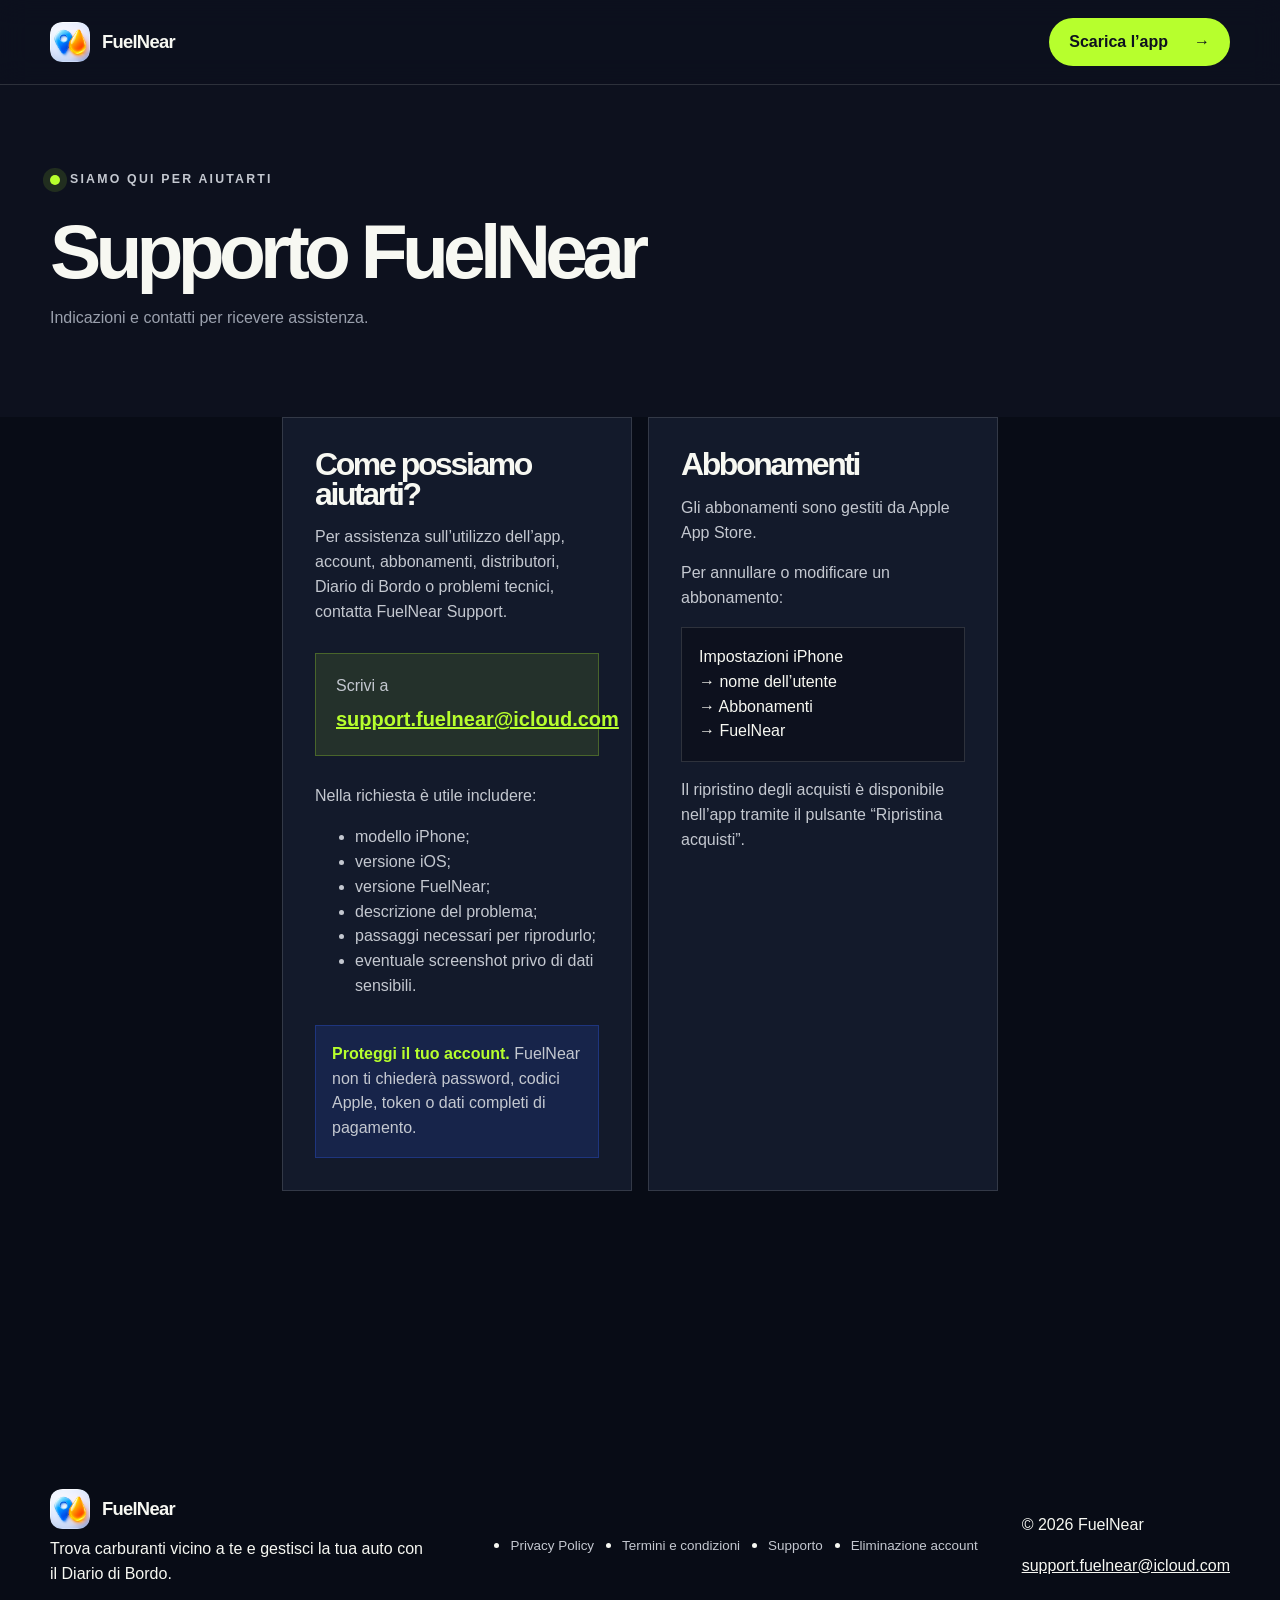
<file: support.html>
<!doctype html>
<html lang="it">
<head>
  <meta charset="utf-8">
  <meta name="viewport" content="width=device-width, initial-scale=1">
  <title>Supporto — FuelNear</title>
  <meta name="description" content="Contatta FuelNear Support per assistenza su app, account, abbonamenti, distributori, Diario di Bordo e problemi tecnici.">
  <meta property="og:site_name" content="FuelNear">
  <meta name="theme-color" content="#0d111e">
  <link rel="icon" type="image/png" sizes="64x64" href="assets/favicon.png">
  <link rel="apple-touch-icon" sizes="180x180" href="assets/apple-touch-icon.png">
  <link rel="stylesheet" href="styles.css">
</head>
<body>
  <a class="skip-link" href="#contenuto">Vai al contenuto</a>
  <header class="site-header"><nav class="nav-shell" aria-label="Navigazione principale"><a class="brand" href="index.html" aria-label="FuelNear, home page"><img class="brand-logo" src="assets/fuelnear-logo.png" width="40" height="40" alt=""><span>FuelNear</span></a><a class="app-link" href="https://apps.apple.com/it/app/fuelnear/id6797205459">Scarica l’app <span aria-hidden="true">→</span></a></nav></header>
  <main id="contenuto">
    <header class="page-hero"><div class="page-shell"><p class="eyebrow">Siamo qui per aiutarti</p><h1>Supporto FuelNear</h1><p>Indicazioni e contatti per ricevere assistenza.</p></div></header>
    <div class="document-wrap">
      <div class="support-layout">
        <section class="info-card" aria-labelledby="assistenza-title">
          <h2 id="assistenza-title">Come possiamo aiutarti?</h2>
          <p>Per assistenza sull’utilizzo dell’app, account, abbonamenti, distributori, Diario di Bordo o problemi tecnici, contatta FuelNear Support.</p>
          <div class="contact-panel"><p>Scrivi a</p><a href="mailto:support.fuelnear@icloud.com">support.fuelnear@icloud.com</a></div>
          <p>Nella richiesta è utile includere:</p>
          <ul><li>modello iPhone;</li><li>versione iOS;</li><li>versione FuelNear;</li><li>descrizione del problema;</li><li>passaggi necessari per riprodurlo;</li><li>eventuale screenshot privo di dati sensibili.</li></ul>
          <div class="notice"><strong>Proteggi il tuo account.</strong> FuelNear non ti chiederà password, codici Apple, token o dati completi di pagamento.</div>
        </section>
        <section class="info-card" aria-labelledby="abbonamenti-title">
          <h2 id="abbonamenti-title">Abbonamenti</h2>
          <p>Gli abbonamenti sono gestiti da Apple App Store.</p>
          <p>Per annullare o modificare un abbonamento:</p>
          <p class="path">Impostazioni iPhone<br>→ nome dell’utente<br>→ Abbonamenti<br>→ FuelNear</p>
          <p>Il ripristino degli acquisti è disponibile nell’app tramite il pulsante “Ripristina acquisti”.</p>
        </section>
      </div>
    </div>
  </main>
  <footer class="site-footer"><div class="footer-shell"><div class="footer-brand"><a class="brand" href="index.html" aria-label="FuelNear, home page"><img class="brand-logo" src="assets/fuelnear-logo.png" width="36" height="36" alt=""><span>FuelNear</span></a><p>Trova carburanti vicino a te e gestisci la tua auto con il Diario di Bordo.</p></div><ul class="footer-links" aria-label="Link utili"><li><a href="privacy.html">Privacy Policy</a></li><li><a href="terms.html">Termini e condizioni</a></li><li><a href="support.html">Supporto</a></li><li><a href="account-deletion.html">Eliminazione account</a></li></ul><div class="footer-meta"><p>© 2026 FuelNear</p><a href="mailto:support.fuelnear@icloud.com">support.fuelnear@icloud.com</a></div></div></footer>
</body>
</html>
</file>
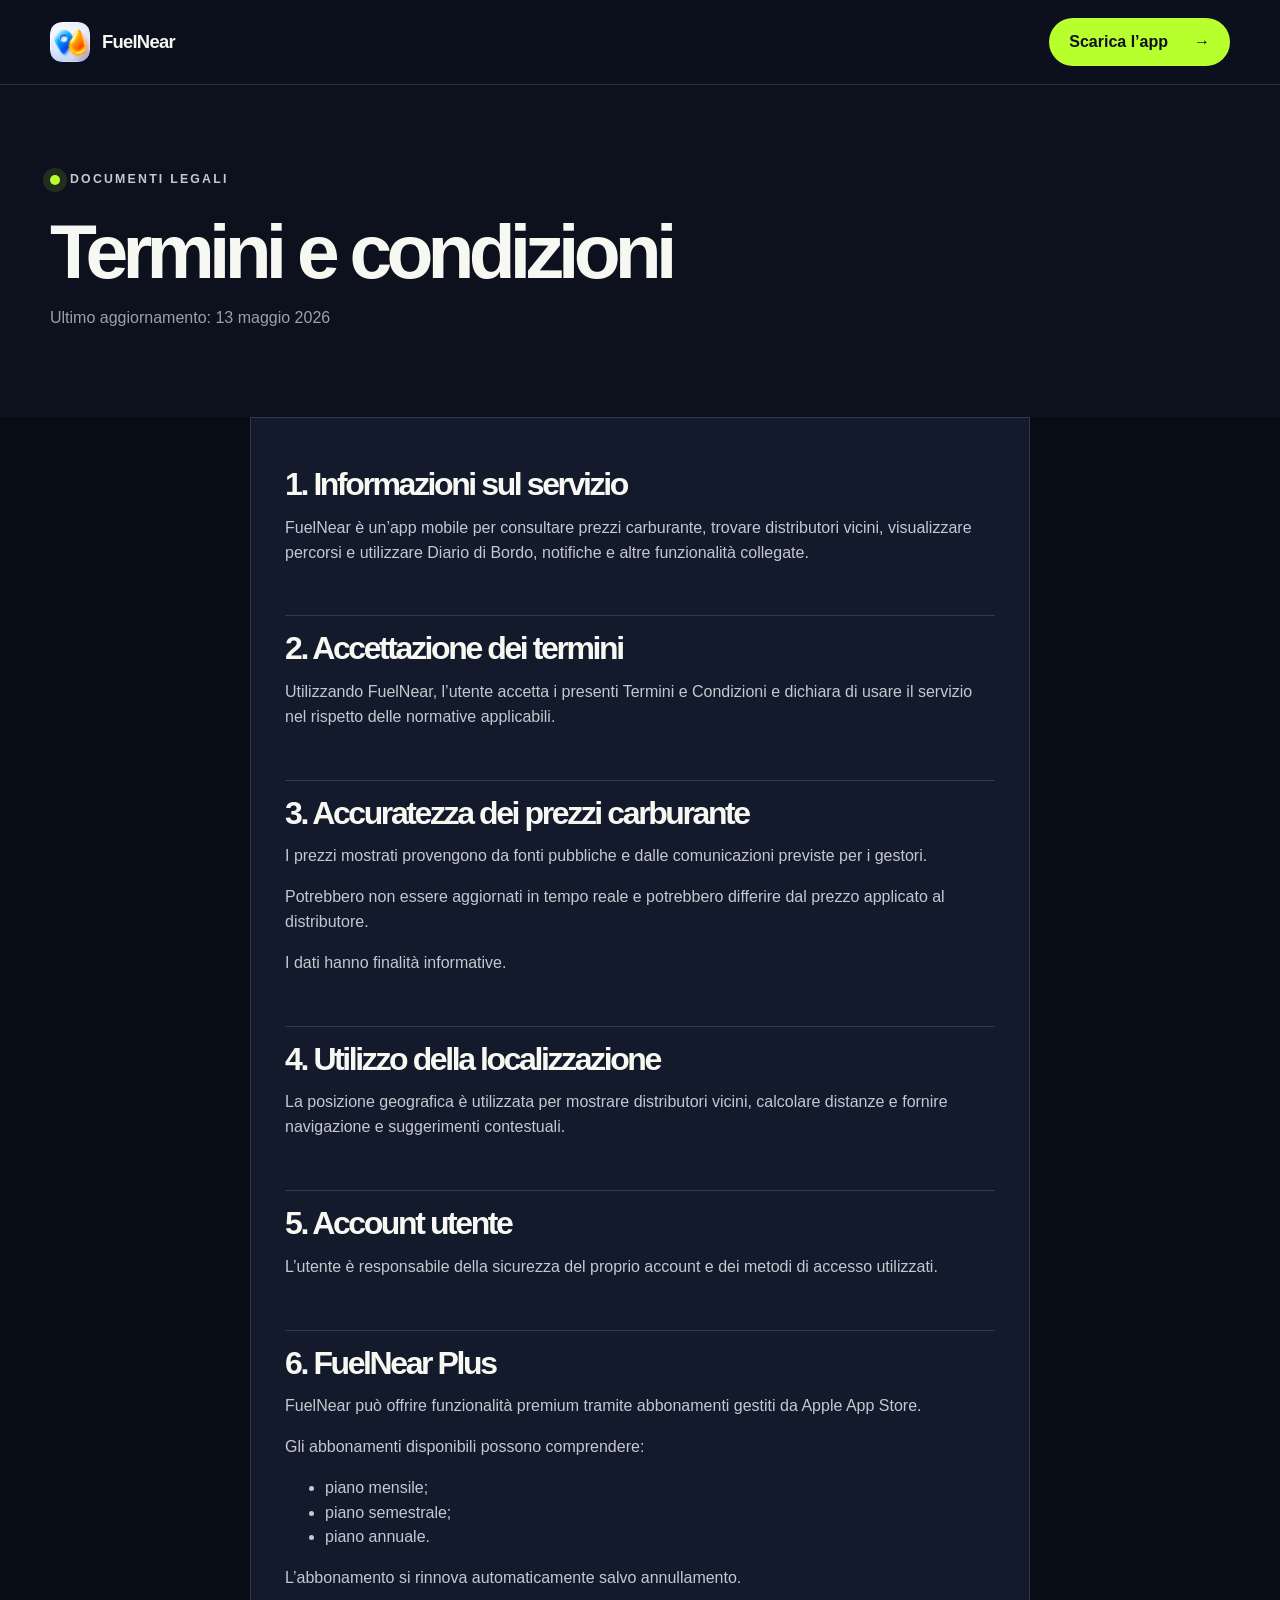
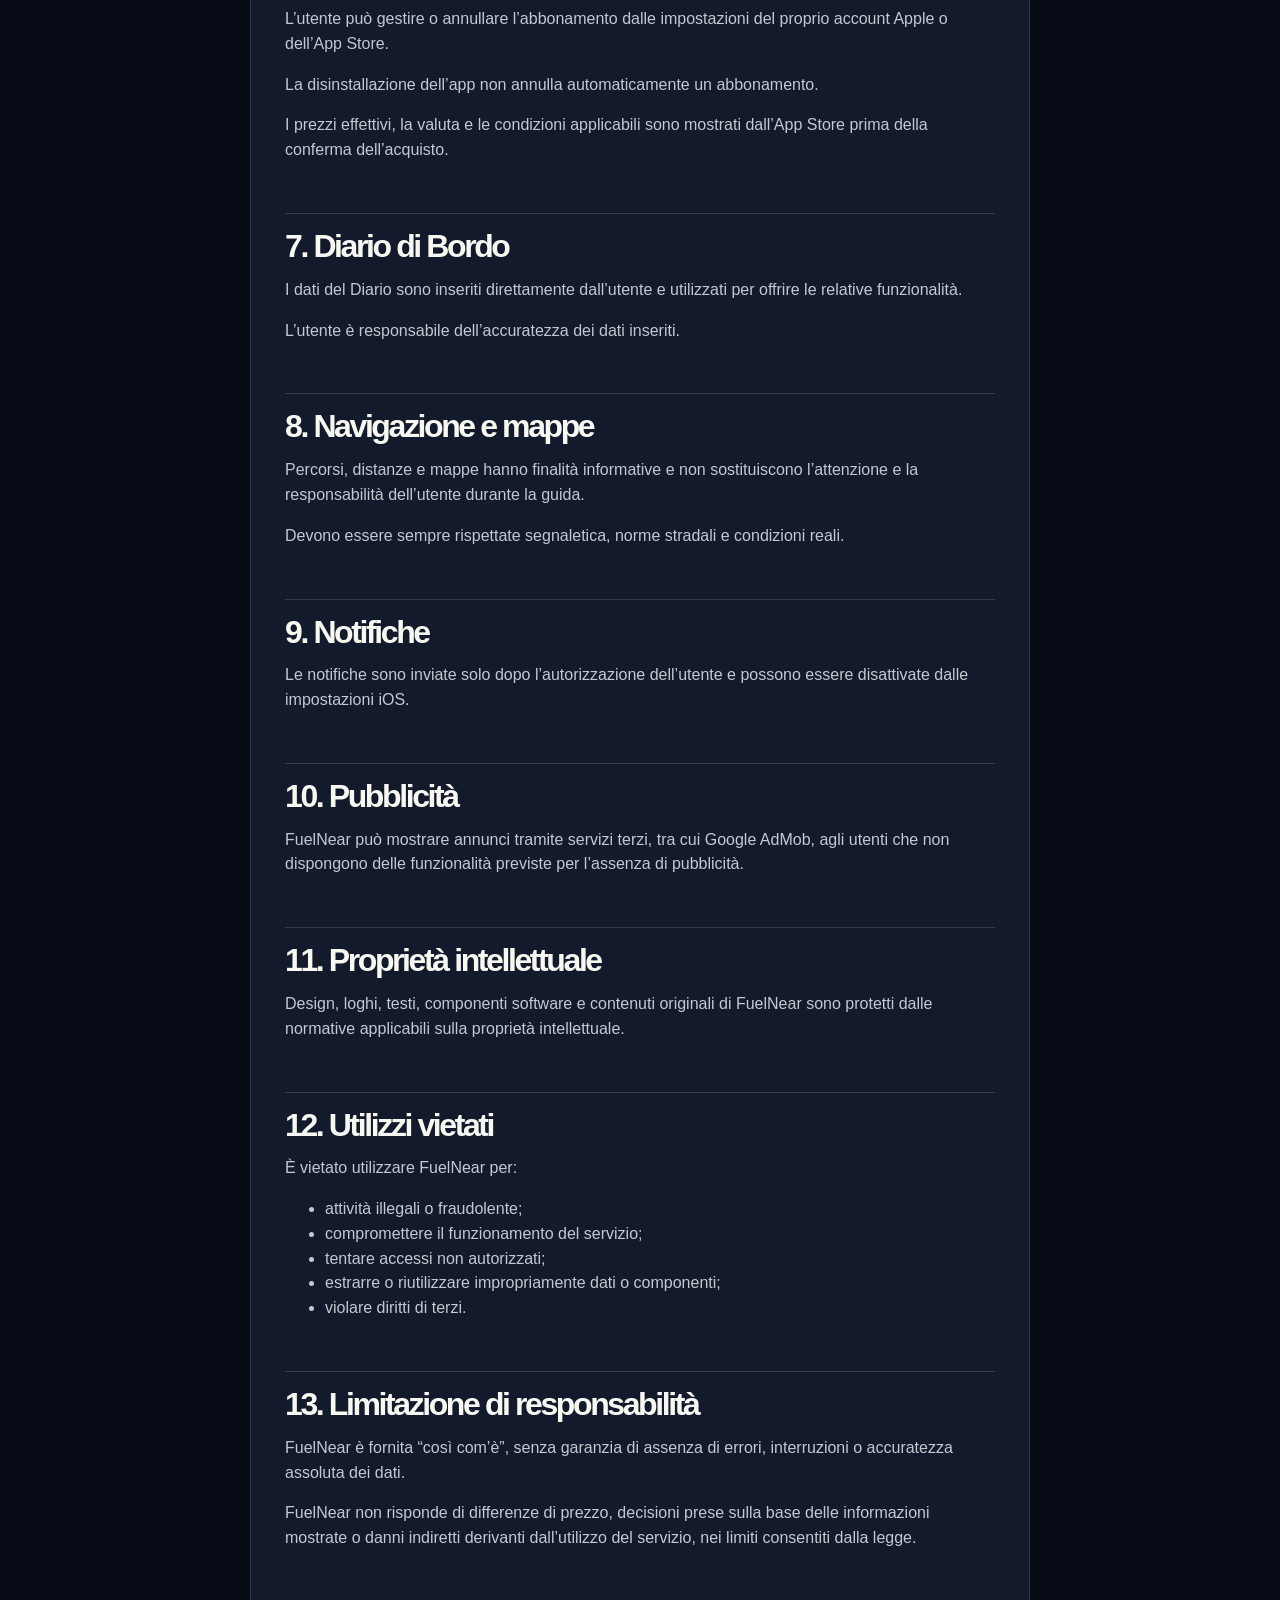
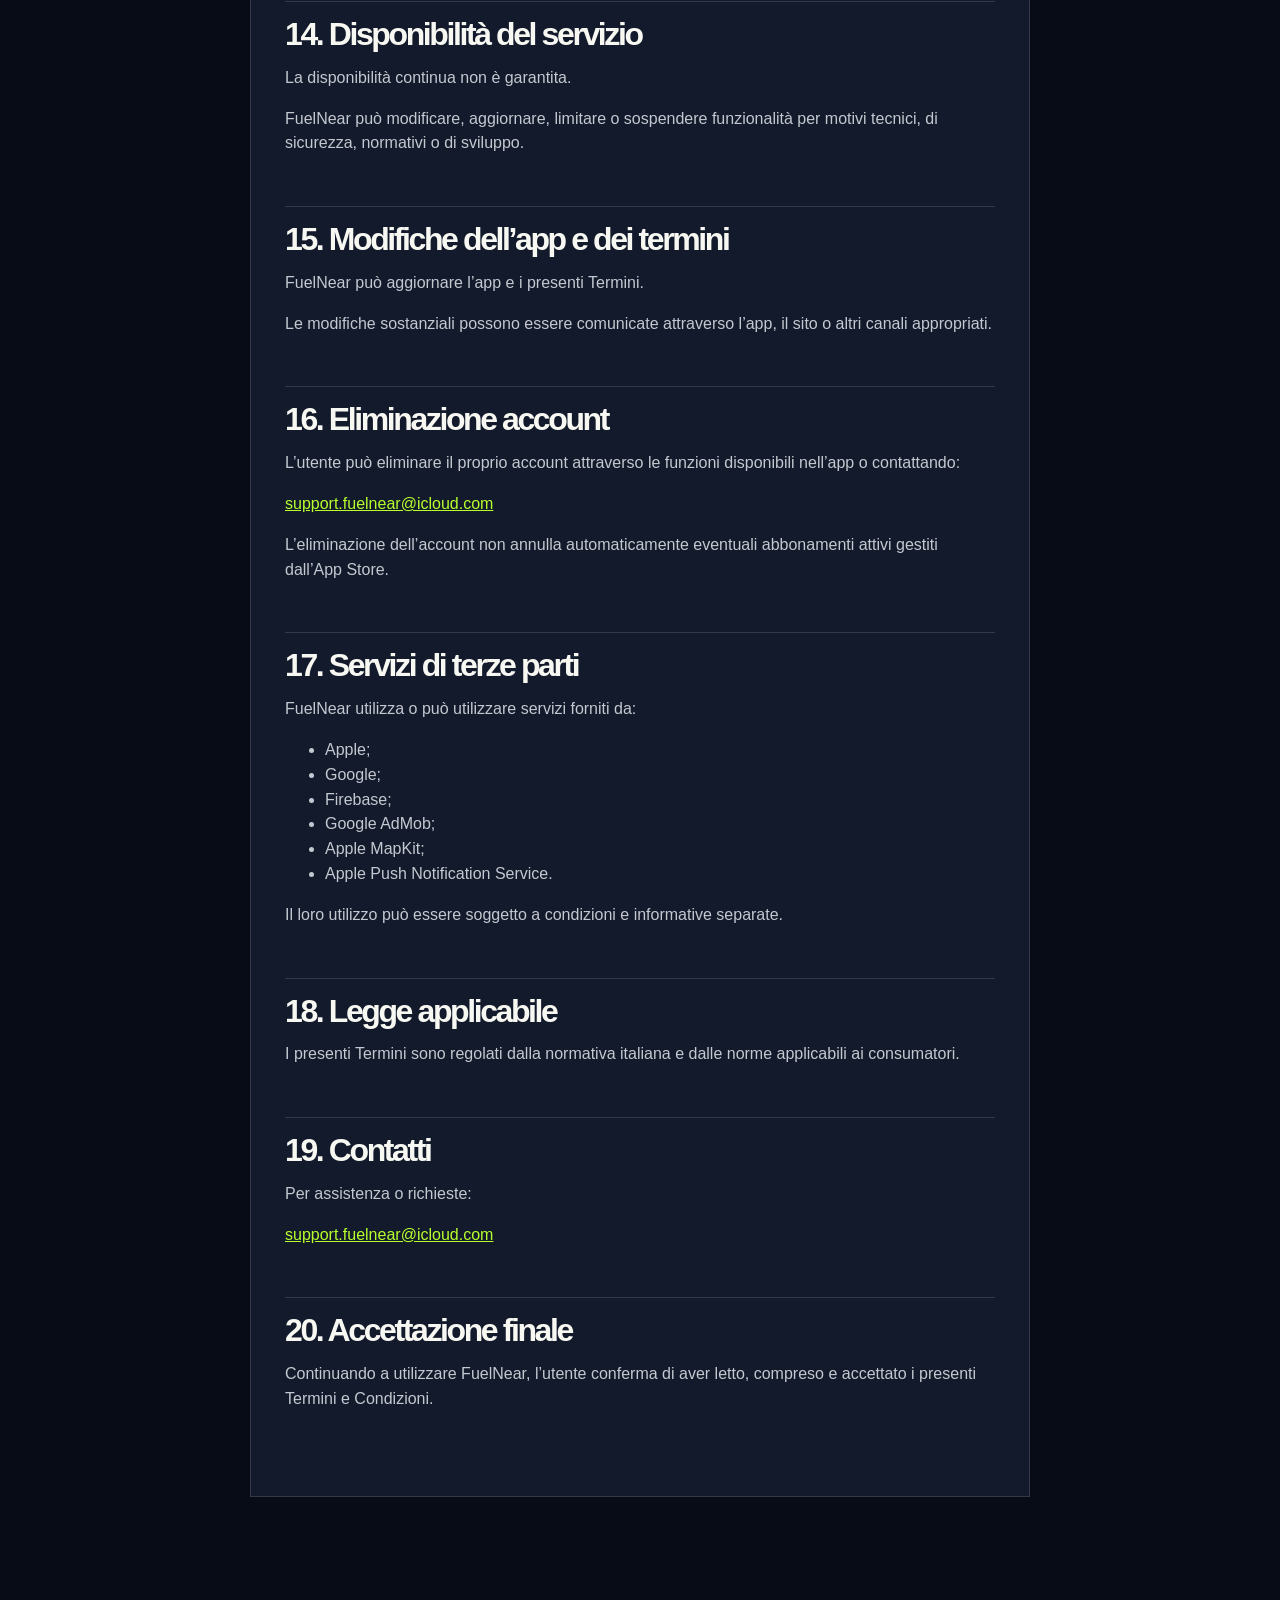
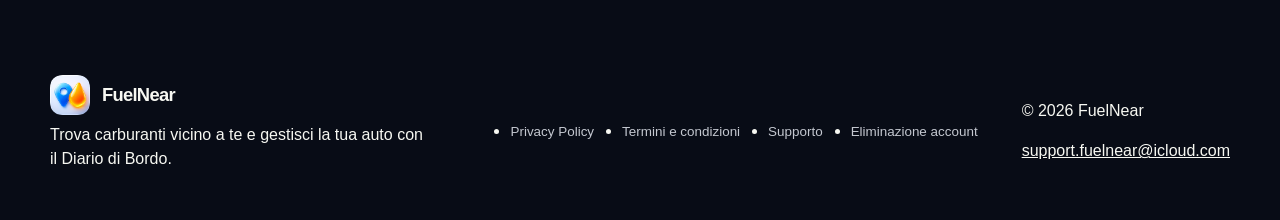
<file: terms.html>
<!doctype html>
<html lang="it">
<head>
  <meta charset="utf-8">
  <meta name="viewport" content="width=device-width, initial-scale=1">
  <title>Termini e condizioni — FuelNear</title>
  <meta name="description" content="Termini e condizioni di FuelNear per l’utilizzo dell’app, dei prezzi carburante, del Diario di Bordo e di FuelNear Plus.">
  <meta property="og:site_name" content="FuelNear">
  <meta name="theme-color" content="#0d111e">
  <link rel="icon" type="image/png" sizes="64x64" href="assets/favicon.png">
  <link rel="apple-touch-icon" sizes="180x180" href="assets/apple-touch-icon.png">
  <link rel="stylesheet" href="styles.css">
</head>
<body>
  <a class="skip-link" href="#contenuto">Vai al contenuto</a>
  <header class="site-header"><nav class="nav-shell" aria-label="Navigazione principale"><a class="brand" href="index.html" aria-label="FuelNear, home page"><img class="brand-logo" src="assets/fuelnear-logo.png" width="40" height="40" alt=""><span>FuelNear</span></a><a class="app-link" href="https://apps.apple.com/it/app/fuelnear/id6797205459">Scarica l’app <span aria-hidden="true">→</span></a></nav></header>
  <main id="contenuto">
    <header class="page-hero"><div class="page-shell"><p class="eyebrow">Documenti legali</p><h1>Termini e condizioni</h1><p class="updated">Ultimo aggiornamento: <time datetime="2026-05-13">13 maggio 2026</time></p></div></header>
    <div class="document-wrap">
      <article class="document">
        <section aria-labelledby="terms-1"><h2 id="terms-1">1. Informazioni sul servizio</h2><p>FuelNear è un’app mobile per consultare prezzi carburante, trovare distributori vicini, visualizzare percorsi e utilizzare Diario di Bordo, notifiche e altre funzionalità collegate.</p></section>
        <section aria-labelledby="terms-2"><h2 id="terms-2">2. Accettazione dei termini</h2><p>Utilizzando FuelNear, l’utente accetta i presenti Termini e Condizioni e dichiara di usare il servizio nel rispetto delle normative applicabili.</p></section>
        <section aria-labelledby="terms-3"><h2 id="terms-3">3. Accuratezza dei prezzi carburante</h2><p>I prezzi mostrati provengono da fonti pubbliche e dalle comunicazioni previste per i gestori.</p><p>Potrebbero non essere aggiornati in tempo reale e potrebbero differire dal prezzo applicato al distributore.</p><p>I dati hanno finalità informative.</p></section>
        <section aria-labelledby="terms-4"><h2 id="terms-4">4. Utilizzo della localizzazione</h2><p>La posizione geografica è utilizzata per mostrare distributori vicini, calcolare distanze e fornire navigazione e suggerimenti contestuali.</p></section>
        <section aria-labelledby="terms-5"><h2 id="terms-5">5. Account utente</h2><p>L’utente è responsabile della sicurezza del proprio account e dei metodi di accesso utilizzati.</p></section>
        <section aria-labelledby="terms-6"><h2 id="terms-6">6. FuelNear Plus</h2><p>FuelNear può offrire funzionalità premium tramite abbonamenti gestiti da Apple App Store.</p><p>Gli abbonamenti disponibili possono comprendere:</p><ul><li>piano mensile;</li><li>piano semestrale;</li><li>piano annuale.</li></ul><p>L’abbonamento si rinnova automaticamente salvo annullamento.</p><p>L’utente può gestire o annullare l’abbonamento dalle impostazioni del proprio account Apple o dell’App Store.</p><p>La disinstallazione dell’app non annulla automaticamente un abbonamento.</p><p>I prezzi effettivi, la valuta e le condizioni applicabili sono mostrati dall’App Store prima della conferma dell’acquisto.</p></section>
        <section aria-labelledby="terms-7"><h2 id="terms-7">7. Diario di Bordo</h2><p>I dati del Diario sono inseriti direttamente dall’utente e utilizzati per offrire le relative funzionalità.</p><p>L’utente è responsabile dell’accuratezza dei dati inseriti.</p></section>
        <section aria-labelledby="terms-8"><h2 id="terms-8">8. Navigazione e mappe</h2><p>Percorsi, distanze e mappe hanno finalità informative e non sostituiscono l’attenzione e la responsabilità dell’utente durante la guida.</p><p>Devono essere sempre rispettate segnaletica, norme stradali e condizioni reali.</p></section>
        <section aria-labelledby="terms-9"><h2 id="terms-9">9. Notifiche</h2><p>Le notifiche sono inviate solo dopo l’autorizzazione dell’utente e possono essere disattivate dalle impostazioni iOS.</p></section>
        <section aria-labelledby="terms-10"><h2 id="terms-10">10. Pubblicità</h2><p>FuelNear può mostrare annunci tramite servizi terzi, tra cui Google AdMob, agli utenti che non dispongono delle funzionalità previste per l’assenza di pubblicità.</p></section>
        <section aria-labelledby="terms-11"><h2 id="terms-11">11. Proprietà intellettuale</h2><p>Design, loghi, testi, componenti software e contenuti originali di FuelNear sono protetti dalle normative applicabili sulla proprietà intellettuale.</p></section>
        <section aria-labelledby="terms-12"><h2 id="terms-12">12. Utilizzi vietati</h2><p>È vietato utilizzare FuelNear per:</p><ul><li>attività illegali o fraudolente;</li><li>compromettere il funzionamento del servizio;</li><li>tentare accessi non autorizzati;</li><li>estrarre o riutilizzare impropriamente dati o componenti;</li><li>violare diritti di terzi.</li></ul></section>
        <section aria-labelledby="terms-13"><h2 id="terms-13">13. Limitazione di responsabilità</h2><p>FuelNear è fornita “così com’è”, senza garanzia di assenza di errori, interruzioni o accuratezza assoluta dei dati.</p><p>FuelNear non risponde di differenze di prezzo, decisioni prese sulla base delle informazioni mostrate o danni indiretti derivanti dall’utilizzo del servizio, nei limiti consentiti dalla legge.</p></section>
        <section aria-labelledby="terms-14"><h2 id="terms-14">14. Disponibilità del servizio</h2><p>La disponibilità continua non è garantita.</p><p>FuelNear può modificare, aggiornare, limitare o sospendere funzionalità per motivi tecnici, di sicurezza, normativi o di sviluppo.</p></section>
        <section aria-labelledby="terms-15"><h2 id="terms-15">15. Modifiche dell’app e dei termini</h2><p>FuelNear può aggiornare l’app e i presenti Termini.</p><p>Le modifiche sostanziali possono essere comunicate attraverso l’app, il sito o altri canali appropriati.</p></section>
        <section aria-labelledby="terms-16"><h2 id="terms-16">16. Eliminazione account</h2><p>L’utente può eliminare il proprio account attraverso le funzioni disponibili nell’app o contattando:</p><p><a href="mailto:support.fuelnear@icloud.com">support.fuelnear@icloud.com</a></p><p>L’eliminazione dell’account non annulla automaticamente eventuali abbonamenti attivi gestiti dall’App Store.</p></section>
        <section aria-labelledby="terms-17"><h2 id="terms-17">17. Servizi di terze parti</h2><p>FuelNear utilizza o può utilizzare servizi forniti da:</p><ul><li>Apple;</li><li>Google;</li><li>Firebase;</li><li>Google AdMob;</li><li>Apple MapKit;</li><li>Apple Push Notification Service.</li></ul><p>Il loro utilizzo può essere soggetto a condizioni e informative separate.</p></section>
        <section aria-labelledby="terms-18"><h2 id="terms-18">18. Legge applicabile</h2><p>I presenti Termini sono regolati dalla normativa italiana e dalle norme applicabili ai consumatori.</p></section>
        <section aria-labelledby="terms-19"><h2 id="terms-19">19. Contatti</h2><p>Per assistenza o richieste:</p><p><a href="mailto:support.fuelnear@icloud.com">support.fuelnear@icloud.com</a></p></section>
        <section aria-labelledby="terms-20"><h2 id="terms-20">20. Accettazione finale</h2><p>Continuando a utilizzare FuelNear, l’utente conferma di aver letto, compreso e accettato i presenti Termini e Condizioni.</p></section>
      </article>
    </div>
  </main>
  <footer class="site-footer"><div class="footer-shell"><div class="footer-brand"><a class="brand" href="index.html" aria-label="FuelNear, home page"><img class="brand-logo" src="assets/fuelnear-logo.png" width="36" height="36" alt=""><span>FuelNear</span></a><p>Trova carburanti vicino a te e gestisci la tua auto con il Diario di Bordo.</p></div><ul class="footer-links" aria-label="Link utili"><li><a href="privacy.html">Privacy Policy</a></li><li><a href="terms.html">Termini e condizioni</a></li><li><a href="support.html">Supporto</a></li><li><a href="account-deletion.html">Eliminazione account</a></li></ul><div class="footer-meta"><p>© 2026 FuelNear</p><a href="mailto:support.fuelnear@icloud.com">support.fuelnear@icloud.com</a></div></div></footer>
</body>
</html>
</file>
<file: styles.css>
:root { color-scheme: dark; --navy:#0d111e; --navy-deep:#080c16; --navy-card:#131a2b; --white:#f7f8f2; --muted:#9aa0ad; --muted-bright:#c4c8d0; --line:rgba(247,248,242,.14); --lime:#b7ff2d; --blue:#2f5cf5; --content:1180px; --reading:780px; }
* { box-sizing:border-box; }
html { scroll-behavior:smooth; }
body { margin:0; min-width:320px; color:var(--white); background:var(--navy-deep); font-family:Inter,ui-sans-serif,-apple-system,BlinkMacSystemFont,"Segoe UI",sans-serif; font-size:16px; line-height:1.55; -webkit-font-smoothing:antialiased; }
a { color:inherit; }
a:focus-visible,button:focus-visible { outline:3px solid var(--lime); outline-offset:4px; border-radius:4px; }
.skip-link { position:fixed; top:12px; left:12px; z-index:100; padding:10px 16px; color:var(--navy); background:var(--lime); transform:translateY(-160%); }
.skip-link:focus { transform:translateY(0); }
.page-shell,.nav-shell,.footer-shell { width:min(calc(100% - 64px),var(--content)); margin-inline:auto; }
.site-header { position:absolute; inset:0 0 auto; z-index:10; border-bottom:1px solid var(--line); background:rgba(13,17,30,.58); backdrop-filter:blur(14px); }
.nav-shell { display:flex; align-items:center; justify-content:space-between; min-height:84px; }
.brand { display:inline-flex; align-items:center; gap:12px; color:var(--white); font-size:1.15rem; font-weight:750; letter-spacing:-.04em; text-decoration:none; }
.brand-logo { display:block; width:40px; height:40px; border-radius:12px; object-fit:contain; }
.app-link,.button { display:inline-flex; align-items:center; justify-content:space-between; gap:26px; min-height:44px; padding:12px 20px; color:var(--navy); background:var(--lime); border-radius:999px; font-weight:750; text-decoration:none; transition:transform 180ms ease,background-color 180ms ease; }
.app-link:hover,.button:hover { color:var(--navy); background:#c4ff55; transform:translateY(-2px); }
.hero { position:relative; min-height:760px; overflow:hidden; background:radial-gradient(circle at 84% 18%,rgba(47,92,245,.22),transparent 28rem),linear-gradient(120deg,var(--navy) 0%,#101628 100%); }
.hero::before { position:absolute; inset:0; content:""; opacity:.3; background-image:radial-gradient(rgba(255,255,255,.32) 1px,transparent 1px); background-size:16px 16px; mask-image:linear-gradient(135deg,transparent 0 54%,#000 75%); pointer-events:none; }
.hero-layout { position:relative; z-index:1; display:grid; grid-template-columns:minmax(0,.9fr) minmax(500px,1.1fr); gap:32px; align-items:center; min-height:760px; padding-top:84px; }
.hero-copy { position:relative; z-index:2; max-width:630px; }
.eyebrow { display:flex; align-items:center; gap:10px; margin:0 0 28px; color:var(--muted-bright); font-size:.77rem; font-weight:750; letter-spacing:.18em; text-transform:uppercase; }
.eyebrow::before { width:10px; height:10px; flex:0 0 auto; content:""; background:var(--lime); border-radius:50%; box-shadow:0 0 0 7px rgba(183,255,45,.12); }
h1,h2,h3,p { margin-top:0; }
h1,h2,h3 { font-weight:700; letter-spacing:-.075em; }
h1 { max-width:660px; margin-bottom:32px; font-size:clamp(3.5rem,6.4vw,6.9rem); line-height:.9; }
h1 span,h2 span { color:var(--lime); }
.hero-description { max-width:550px; margin-bottom:34px; color:var(--muted-bright); font-size:1.15rem; line-height:1.6; }
.hero-actions { display:flex; align-items:center; gap:28px; }
.hero-text-link { color:var(--muted-bright); text-underline-offset:8px; text-decoration-thickness:1px; }
.hero-text-link:hover { color:var(--white); }
.hero-stats { display:grid; grid-template-columns:repeat(3,1fr); max-width:590px; margin-top:86px; border-top:1px solid var(--line); }
.hero-stats div { min-height:82px; padding:22px 18px 0 0; border-right:1px solid var(--line); }
.hero-stats div+div { padding-left:20px; }
.hero-stats div:last-child { border-right:0; }
.hero-stats strong,.hero-stats span { display:block; }
.hero-stats strong { margin-bottom:4px; font-size:1.1rem; }
.hero-stats span { color:var(--muted); font-size:.75rem; }
.hero-visual { position:relative; height:650px; min-width:0; isolation:isolate; }
.orbit { position:absolute; border:1px solid rgba(47,92,245,.45); border-radius:50%; transform:rotate(-22deg); }
.orbit-one { inset:10% -6% 6% 11%; border-width:8px; border-left-color:transparent; border-bottom-color:transparent; }
.orbit-two { inset:16% 3% 1% 2%; border-color:rgba(183,255,45,.18); transform:rotate(18deg); }
.phone { position:absolute; overflow:hidden; width:260px; aspect-ratio:644/1400; border:7px solid #080b13; border-radius:42px; background:#101521; box-shadow:0 38px 80px rgba(0,0,0,.45),0 0 0 1px rgba(255,255,255,.15); }
.phone::before { position:absolute; top:7px; left:50%; z-index:2; width:52px; height:14px; content:""; background:#080b13; border-radius:99px; transform:translateX(-50%); }
.phone img { display:block; width:100%; height:100%; object-fit:cover; }
.phone-map { top:7%; right:3%; transform:rotate(8deg); }
.phone-diary { top:25%; left:5%; z-index:2; transform:rotate(-7deg); }
.price-float { position:absolute; z-index:3; display:grid; gap:4px; min-width:145px; padding:16px 18px; color:var(--navy); background:var(--white); border-radius:15px; box-shadow:0 18px 35px rgba(0,0,0,.26); }
.price-float span { font-size:.72rem; }
.price-float strong { font-size:1.08rem; letter-spacing:-.04em; }
.price-float-near { top:42%; left:2%; }
.price-float-diary { right:0; bottom:13%; }
.price-float-diary strong { font-size:.95rem; }
.section { position:relative; padding:150px 0; background:var(--navy-deep); }
.feature-section { background:var(--navy); }
.section-heading { max-width:600px; }
.section-index { margin-bottom:25px; color:var(--lime); font-size:.78rem; font-weight:750; letter-spacing:.18em; text-transform:uppercase; }
h2 { margin-bottom:24px; font-size:clamp(3.2rem,6vw,6rem); line-height:.93; }
.section-heading>p:last-child { max-width:560px; color:var(--muted-bright); font-size:1.08rem; }
.feature-grid,.steps-grid { display:grid; grid-template-columns:repeat(2,1fr); gap:16px; margin-top:70px; }
.feature-card,.step-card { min-height:300px; padding:28px; border:1px solid var(--line); background:var(--navy-card); }
.feature-card-wide { grid-column:1/-1; min-height:240px; background:linear-gradient(120deg,var(--navy-card),rgba(47,92,245,.22)); }
.feature-number { display:inline-block; margin-bottom:70px; color:var(--lime); font-size:.78rem; font-weight:750; letter-spacing:.16em; }
.feature-card h3,.step-card h3 { max-width:520px; margin-bottom:14px; font-size:clamp(1.8rem,3vw,3.1rem); line-height:.98; }
.feature-card p,.step-card p { max-width:500px; margin-bottom:0; color:var(--muted-bright); }
.how-section { background:#101628; }
.step-card { min-height:250px; background:transparent; }
.step-card .feature-number { margin-bottom:52px; }
.step-card h3 { font-size:clamp(1.7rem,2.6vw,2.5rem); }
.download-section { padding:140px 0; background:var(--navy); }
.download-layout { display:grid; grid-template-columns:minmax(0,1fr) minmax(390px,.8fr); gap:70px; align-items:end; }
.download-section h2 { margin-bottom:26px; }
.download-section p:not(.section-index) { max-width:590px; color:var(--muted-bright); font-size:1.08rem; }
.download-actions { display:flex; align-items:center; justify-content:flex-end; gap:24px; }
.app-store-link { display:inline-flex; flex-direction:column; justify-content:center; min-width:190px; min-height:74px; padding:12px 22px; color:var(--navy); background:var(--white); border-radius:15px; text-decoration:none; }
.app-store-link small { font-size:.72rem; }
.app-store-link strong { font-size:1.6rem; line-height:1; letter-spacing:-.06em; }
.support-link { display:inline-flex; align-items:center; justify-content:space-between; gap:40px; min-width:220px; padding:20px 24px; border:1px solid var(--line); border-radius:999px; font-weight:750; text-decoration:none; }
.support-link:hover { color:var(--lime); border-color:var(--lime); }
.site-footer { padding:58px 0 32px; background:var(--navy-deep); }
.footer-shell { display:grid; grid-template-columns:1fr auto auto; gap:18px 44px; align-items:center; }
.footer-shell>p { margin:0; color:var(--muted); }
.footer-links { display:flex; gap:28px; justify-content:flex-end; }
.footer-links a,.footer-bottom a { color:var(--muted-bright); font-size:.84rem; text-decoration:none; }
.footer-links a:hover,.footer-bottom a:hover { color:var(--lime); }
.footer-bottom { display:flex; grid-column:1/-1; justify-content:space-between; padding-top:26px; border-top:1px solid var(--line); color:var(--muted); font-size:.84rem; }
.footer-bottom span { color:var(--muted); }
.page-hero { padding:170px 0 70px; background:var(--navy); }
.page-hero h1 { max-width:800px; margin-bottom:20px; font-size:clamp(3rem,6vw,6rem); }
.page-hero .updated,.page-hero>.page-shell>p:last-child { color:var(--muted); }
.document-wrap { width:min(calc(100% - 64px),var(--reading)); margin:0 auto; padding:0 0 120px; }
.document,.info-card { padding:34px; background:var(--navy-card); border:1px solid var(--line); }
.document section { padding:18px 0 34px; }
.document section+section { border-top:1px solid var(--line); }
.document h2,.info-card h2 { margin:0 0 16px; font-size:2rem; }
.document h3,.info-card h3 { margin:28px 0 10px; font-size:1.2rem; }
.document p,.document li,.info-card p,.info-card li { color:var(--muted-bright); }
.document a,.info-card a { color:var(--lime); }
.support-layout { display:grid; grid-template-columns:repeat(2,minmax(0,1fr)); gap:16px; width:min(calc(100% - 64px),var(--content)); margin:0 auto; padding-bottom:120px; }
.info-card { padding:32px; }
.contact-panel { margin:28px 0; padding:20px; background:rgba(183,255,45,.1); border:1px solid rgba(183,255,45,.25); }
.contact-panel p { margin-bottom:6px; }
.contact-panel a { font-size:1.25rem; font-weight:750; }
.notice { margin-top:26px; padding:16px; color:var(--muted-bright); background:rgba(47,92,245,.15); border:1px solid rgba(47,92,245,.3); }
.notice strong { color:var(--lime); }
.path { padding:17px; background:var(--navy); border:1px solid var(--line); color:var(--white)!important; }
@media (max-width:980px) { .hero-layout { grid-template-columns:1fr; padding-top:145px; } .hero { min-height:0; } .hero-copy { max-width:720px; } .hero-visual { width:min(100%,650px); margin:10px auto 0; } .download-layout { grid-template-columns:1fr; gap:32px; } .download-actions { justify-content:flex-start; } .footer-shell { grid-template-columns:1fr; } .footer-links { justify-content:flex-start; flex-wrap:wrap; } .footer-bottom { grid-column:auto; } }
@media (max-width:680px) { .page-shell,.nav-shell,.footer-shell { width:min(calc(100% - 36px),var(--content)); } .document-wrap,.support-layout { width:min(calc(100% - 36px),var(--reading)); } .nav-shell { min-height:72px; } .brand { font-size:1rem; } .brand-logo { width:36px; height:36px; border-radius:11px; } .app-link { min-height:38px; padding:9px 14px; gap:14px; font-size:.78rem; } .hero-layout { padding-top:125px; } h1 { font-size:clamp(3.25rem,15vw,5.2rem); } .hero-description { font-size:1rem; } .hero-actions { align-items:flex-start; flex-direction:column; gap:18px; } .hero-stats { margin-top:58px; } .hero-stats div { padding-top:16px; } .hero-stats div+div { padding-left:12px; } .hero-stats span { font-size:.67rem; } .hero-visual { height:500px; } .phone { width:185px; border-width:5px; border-radius:32px; } .phone-map { right:0; } .phone-diary { left:0; } .price-float { min-width:124px; padding:12px 13px; } .price-float-near { left:-3%; } .price-float-diary { right:-2%; bottom:10%; } .section { padding:92px 0; } h2 { font-size:clamp(3rem,14vw,4.6rem); } .feature-grid,.steps-grid,.support-layout { grid-template-columns:1fr; } .feature-card,.feature-card-wide,.step-card { grid-column:auto; min-height:255px; } .feature-number,.step-card .feature-number { margin-bottom:48px; } .download-section { padding:92px 0; } .download-actions { align-items:stretch; flex-direction:column; } .app-store-link,.support-link { width:100%; } .footer-bottom { align-items:flex-start; flex-direction:column; gap:10px; } .document,.info-card { padding:24px; } .page-hero { padding-top:130px; } }
@media (prefers-reduced-motion:reduce) { html { scroll-behavior:auto; } *,*::before,*::after { transition-duration:.01ms!important; animation-duration:.01ms!important; } }
</file>
